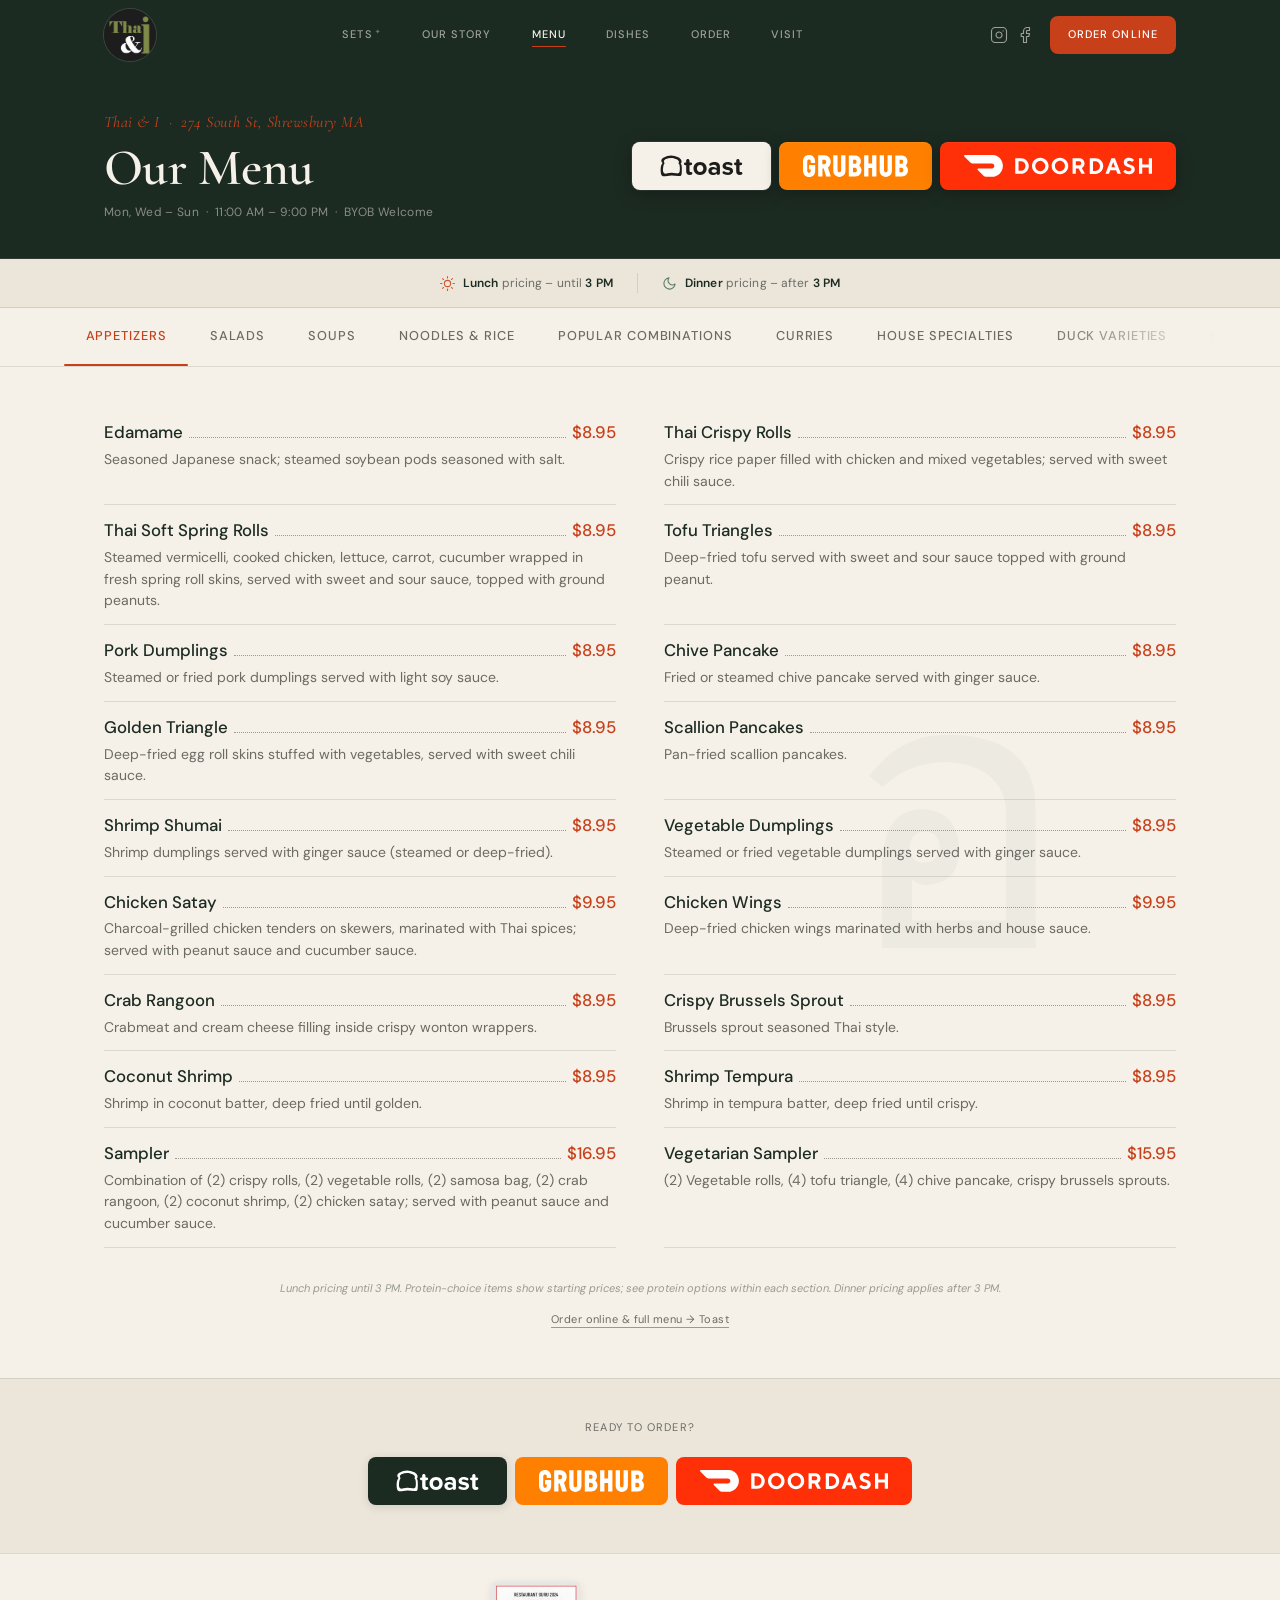
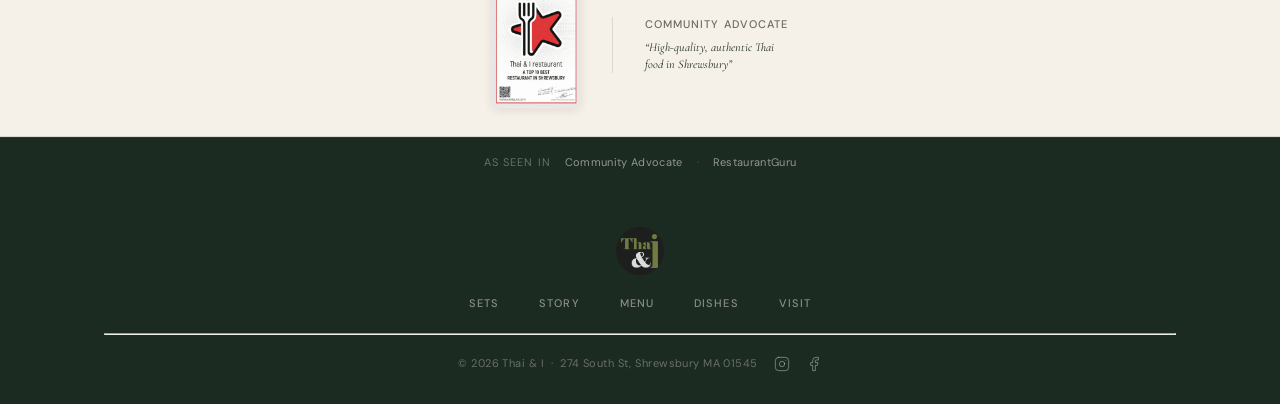
<file: menu.html>
<!DOCTYPE html>
<html lang="en">
<head>
  <meta charset="UTF-8">
  <meta name="viewport" content="width=device-width, initial-scale=1.0">
  <meta http-equiv="X-UA-Compatible" content="IE=edge">

  <!-- SEO -->
  <title>Menu | Thai & I Restaurant — Shrewsbury, MA</title>
  <meta name="description" content="Browse the full Thai & I menu — appetizers, soups, noodles, curries, duck varieties, house specialties, and desserts. Order online for pickup or delivery.">
  <link rel="canonical" href="https://www.thaiandishrewsbury.com/menu">

  <!-- Open Graph -->
  <meta property="og:type"        content="website">
  <meta property="og:title"       content="Menu | Thai & I">
  <meta property="og:description" content="Authentic Thai food made fresh every day — browse our full menu.">
  <meta property="og:image"       content="assets/images/NEW/food-spread-overhead.jpg">
  <meta property="og:url"         content="https://www.thaiandishrewsbury.com/menu">
  <meta property="og:locale"      content="en_US">

  <!-- Theme color -->
  <meta name="theme-color" content="#1C2B22">

  <!-- Google Fonts -->
  <link rel="preconnect" href="https://fonts.googleapis.com">
  <link rel="preconnect" href="https://fonts.gstatic.com" crossorigin>
  <link rel="preload" as="style" href="https://fonts.googleapis.com/css2?family=Cormorant+Garamond:ital,wght@0,400;0,500;0,600;1,400;1,500;1,600&family=DM+Sans:wght@300;400;500&display=swap">
  <link rel="stylesheet" href="https://fonts.googleapis.com/css2?family=Cormorant+Garamond:ital,wght@0,400;0,500;0,600;1,400;1,500;1,600&family=DM+Sans:wght@300;400;500&display=swap">

  <!-- Styles -->
  <link rel="stylesheet" href="src/styles/tokens.css">
  <link rel="stylesheet" href="src/styles/global.css">
  <link rel="stylesheet" href="src/styles/sections.css">
  <link rel="stylesheet" href="src/styles/menu.css">

  <link rel="icon" type="image/png" href="assets/images/thaiandilogo.png">
</head>

<body>
  <!-- Skip navigation -->
  <a class="skip-link" href="#main-content">Skip to main content</a>

  <!-- ══════════════════════════════════════════════════════════
       HEADER / NAVIGATION
  ══════════════════════════════════════════════════════════ -->
  <header class="site-header" role="banner">
    <div class="header-inner">

      <a class="header-logo" href="index.html" aria-label="Thai & I — home">
        <img src="assets/images/thaiandilogo.png"
             alt="Thai & I logo"
             width="52" height="52">
      </a>

      <nav class="header-nav" role="navigation" aria-label="Primary">
        <a href="index.html#sets" class="nav-link--new">Sets<span class="nav-new-mark" aria-hidden="true">✦</span></a>
        <a href="index.html#story">Our Story</a>
        <a href="menu.html" class="active" aria-current="page">Menu</a>
        <a href="index.html#featured">Dishes</a>
        <a href="index.html#order">Order</a>
        <a href="index.html#visit">Visit</a>
      </nav>

      <div class="header-actions">
        <div class="header-social" aria-label="Social links">
          <a href="https://www.instagram.com/thai_and_i/" target="_blank" rel="noopener" aria-label="Thai & I on Instagram">
            <svg xmlns="http://www.w3.org/2000/svg" viewBox="0 0 24 24" fill="none" stroke="currentColor" stroke-width="1.5" stroke-linecap="round" stroke-linejoin="round" aria-hidden="true"><rect x="2" y="2" width="20" height="20" rx="5" ry="5"/><path d="M16 11.37A4 4 0 1 1 12.63 8 4 4 0 0 1 16 11.37z"/><line x1="17.5" y1="6.5" x2="17.51" y2="6.5"/></svg>
          </a>
          <a href="https://www.facebook.com/thaiandishrewsbury" target="_blank" rel="noopener" aria-label="Thai & I on Facebook">
            <svg xmlns="http://www.w3.org/2000/svg" viewBox="0 0 24 24" fill="none" stroke="currentColor" stroke-width="1.5" stroke-linecap="round" stroke-linejoin="round" aria-hidden="true"><path d="M18 2h-3a5 5 0 0 0-5 5v3H7v4h3v8h4v-8h3l1-4h-4V7a1 1 0 0 1 1-1h3z"/></svg>
          </a>
        </div>
        <a href="https://order.toasttab.com/online/thai-i"
           target="_blank" rel="noopener"
           class="btn-order-online">Order Online</a>
      </div>

      <button type="button" class="hamburger" aria-label="Open navigation menu" aria-expanded="false" aria-controls="mobile-nav">
        <span></span>
        <span></span>
        <span></span>
      </button>

    </div>
  </header>

  <!-- Mobile navigation overlay -->
  <nav class="mobile-nav" id="mobile-nav" role="navigation" aria-label="Mobile">
    <a href="index.html#sets" class="nav-link--new">Sets<span class="nav-new-mark" aria-hidden="true">✦</span></a>
    <a href="index.html#story">Our Story</a>
    <a href="menu.html">Menu</a>
    <a href="index.html#featured">Dishes</a>
    <a href="index.html#order">Order</a>
    <a href="index.html#visit">Visit</a>
    <div class="mobile-nav-cta">
      <a href="https://order.toasttab.com/online/thai-i"
         target="_blank" rel="noopener"
         class="order-btn order-btn--toast order-btn--lg"
         aria-label="Order pickup via Toast">
        <img class="order-btn__wordmark"
             src="assets/images/order/toast-logo-white.svg"
             alt="Toast">
      </a>
    </div>
  </nav>

  <main id="main-content">

    <!-- ══════════════════════════════════════════════════════
         PAGE HEADER
    ══════════════════════════════════════════════════════ -->
    <section class="menu-page-hero" aria-label="Menu page header">
      <div class="container">
        <div class="menu-page-hero-inner">

          <div class="menu-page-hero-text">
            <span class="section-eyebrow">Thai &amp; I &nbsp;&middot;&nbsp; 274 South St, Shrewsbury MA</span>
            <h1 class="menu-page-title">Our Menu</h1>
            <p class="menu-page-hours">Mon, Wed &ndash; Sun &nbsp;&middot;&nbsp; 11:00 AM &ndash; 9:00 PM &nbsp;&middot;&nbsp; BYOB Welcome</p>
          </div>

          <div class="menu-page-order-row order-platforms" role="group" aria-label="Order online">
            <a href="https://order.toasttab.com/online/thai-i"
               target="_blank" rel="noopener"
               class="order-btn order-btn--toast order-btn--lg"
               aria-label="Order pickup via Toast">
              <img class="order-btn__wordmark"
                   src="assets/images/order/toast-logo-white.svg"
                   alt="Toast">
            </a>
            <a href="https://www.grubhub.com/restaurant/thai-and-i-restaurant-274-south-st-shrewsbury/2196678"
               target="_blank" rel="noopener"
               class="order-btn order-btn--grubhub order-btn--lg"
               aria-label="Order delivery via Grubhub">
              <img class="order-btn__wordmark"
                   src="assets/images/order/grubhub-wordmark-white.svg"
                   alt="Grubhub">
            </a>
            <a href="https://www.doordash.com/store/thai-and-i-shrewsbury-865539/"
               target="_blank" rel="noopener"
               class="order-btn order-btn--doordash order-btn--lg"
               aria-label="Order delivery via DoorDash">
              <img class="order-btn__wordmark"
                   src="assets/images/order/doordash-logo-white.svg"
                   alt="DoorDash">
            </a>
          </div>

        </div>
      </div>
    </section>

    <!-- ══════════════════════════════════════════════════════
         LUNCH / DINNER CLARITY BANNER
    ══════════════════════════════════════════════════════ -->
    <div class="menu-pricing-banner" role="note" aria-label="Pricing information">

      <span class="menu-pricing-item menu-pricing-item--lunch">
        <!-- Sun icon -->
        <svg xmlns="http://www.w3.org/2000/svg" viewBox="0 0 24 24" fill="none" stroke="currentColor" stroke-width="1.75" stroke-linecap="round" stroke-linejoin="round" aria-hidden="true">
          <circle cx="12" cy="12" r="5"/>
          <line x1="12" y1="1" x2="12" y2="3"/>
          <line x1="12" y1="21" x2="12" y2="23"/>
          <line x1="4.22" y1="4.22" x2="5.64" y2="5.64"/>
          <line x1="18.36" y1="18.36" x2="19.78" y2="19.78"/>
          <line x1="1" y1="12" x2="3" y2="12"/>
          <line x1="21" y1="12" x2="23" y2="12"/>
          <line x1="4.22" y1="19.78" x2="5.64" y2="18.36"/>
          <line x1="18.36" y1="5.64" x2="19.78" y2="4.22"/>
        </svg>
        <span><strong>Lunch</strong> pricing &ndash; until <strong>3&nbsp;PM</strong></span>
      </span>

      <span class="menu-pricing-banner-divider" aria-hidden="true"></span>

      <span class="menu-pricing-item menu-pricing-item--dinner">
        <!-- Moon icon -->
        <svg xmlns="http://www.w3.org/2000/svg" viewBox="0 0 24 24" fill="none" stroke="currentColor" stroke-width="1.75" stroke-linecap="round" stroke-linejoin="round" aria-hidden="true">
          <path d="M21 12.79A9 9 0 1 1 11.21 3 7 7 0 0 0 21 12.79z"/>
        </svg>
        <span><strong>Dinner</strong> pricing &ndash; after <strong>3&nbsp;PM</strong></span>
      </span>

    </div>

    <!-- ══════════════════════════════════════════════════════
         FULL MENU — TABS + PANELS
    ══════════════════════════════════════════════════════ -->
    <section class="menu-section" id="menu" aria-labelledby="menu-page-heading">
      <h2 class="visually-hidden" id="menu-page-heading">Full Menu</h2>

      <!-- Tab bar (sticky) -->
      <div class="menu-tabs-wrapper">
        <div class="menu-tabs" role="tablist" aria-label="Menu categories">
          <!-- Populated by menu-tabs.js -->
        </div>
      </div>

      <!-- Panels -->
      <div class="menu-panels" id="menu-panels">
        <!-- Populated by menu-tabs.js -->
      </div>

      <!-- Section footer -->
      <div class="menu-footer container">
        <p class="menu-pricing-note">
          Lunch pricing until 3 PM. Protein-choice items show starting prices. Dinner pricing applies after 3 PM.
        </p>
        <a href="https://order.toasttab.com/online/thai-i"
           target="_blank" rel="noopener"
           class="menu-pdf-link">
          Order online &amp; full menu &rarr; Toast
        </a>
      </div>

    </section>

    <!-- ══════════════════════════════════════════════════════
         FOOTER ORDER CTA
    ══════════════════════════════════════════════════════ -->
    <div class="menu-page-footer-cta">
      <span class="menu-page-footer-cta-label">Ready to order?</span>
      <div class="menu-page-footer-cta-row order-platforms" role="group" aria-label="Order online">
        <a href="https://order.toasttab.com/online/thai-i"
           target="_blank" rel="noopener"
           class="order-btn order-btn--toast order-btn--lg"
           aria-label="Order pickup via Toast">
          <img class="order-btn__wordmark"
               src="assets/images/order/toast-logo-white.svg"
               alt="Toast">
        </a>
        <a href="https://www.grubhub.com/restaurant/thai-and-i-restaurant-274-south-st-shrewsbury/2196678"
           target="_blank" rel="noopener"
           class="order-btn order-btn--grubhub order-btn--lg"
           aria-label="Order delivery via Grubhub">
          <img class="order-btn__wordmark"
               src="assets/images/order/grubhub-wordmark-white.svg"
               alt="Grubhub">
        </a>
        <a href="https://www.doordash.com/store/thai-and-i-shrewsbury-865539/"
           target="_blank" rel="noopener"
           class="order-btn order-btn--doordash order-btn--lg"
           aria-label="Order delivery via DoorDash">
          <img class="order-btn__wordmark"
               src="assets/images/order/doordash-logo-white.svg"
               alt="DoorDash">
        </a>
      </div>
    </div>

  </main>

  <!-- Awards row — final trust checkpoint before footer -->
  <div class="awards-row">
    <div class="awards-row-badge-wrap">
      <img class="awards-row-badge"
           src="assets/images/thai-i-restaraunt-guru.jpg"
           alt="RestaurantGuru 2024 — Top 10 Best Restaurant in Shrewsbury"
           loading="lazy">
    </div>
    <span class="awards-row-divider" aria-hidden="true"></span>
    <div class="awards-row-text">
      <span class="awards-row-text-pub">Community Advocate</span>
      <span class="awards-row-text-line">&ldquo;High-quality, authentic Thai food in Shrewsbury&rdquo;</span>
    </div>
  </div>

  <!-- Press strip -->
  <div class="press-strip" aria-label="Press">
    <span class="press-strip-label">As seen in</span>
    <a href="https://www.communityadvocate.com/business/the-thai-i-restaurant-high-quality-authentic-thai-food-in-shrewsbury/article_61610d8a-442c-55dc-9ad1-4f7c671c6413.html"
       target="_blank" rel="noopener"
       class="press-strip-link">Community Advocate</a>
    <span class="press-strip-dot" aria-hidden="true">&middot;</span>
    <span class="press-strip-link">RestaurantGuru</span>
  </div>

  <!-- ══════════════════════════════════════════════════════════
       FOOTER
  ══════════════════════════════════════════════════════════ -->
  <footer class="site-footer" role="contentinfo">
    <div class="container">
      <div class="footer-inner">

        <a class="footer-logo" href="index.html" aria-label="Thai & I — back to home">
          <img src="assets/images/thaiandilogo.png" alt="Thai & I logo" width="48" height="48">
        </a>

        <nav class="footer-nav" aria-label="Footer navigation">
          <a href="index.html#sets">Sets</a>
          <a href="index.html#story">Story</a>
          <a href="menu.html">Menu</a>
          <a href="index.html#featured">Dishes</a>
          <a href="index.html#visit">Visit</a>
        </nav>

        <hr class="footer-divider">

        <div class="footer-bottom">
          <p class="footer-copy">
            &copy; <span id="footer-year"></span> Thai &amp; I &nbsp;&middot;&nbsp; 274 South St, Shrewsbury MA 01545
          </p>
          <div class="footer-social" aria-label="Social links">
            <a href="https://www.instagram.com/thai_and_i/" target="_blank" rel="noopener" aria-label="Instagram">
              <svg xmlns="http://www.w3.org/2000/svg" viewBox="0 0 24 24" fill="none" stroke="currentColor" stroke-width="1.5" stroke-linecap="round" stroke-linejoin="round" aria-hidden="true"><rect x="2" y="2" width="20" height="20" rx="5" ry="5"/><path d="M16 11.37A4 4 0 1 1 12.63 8 4 4 0 0 1 16 11.37z"/><line x1="17.5" y1="6.5" x2="17.51" y2="6.5"/></svg>
            </a>
            <a href="https://www.facebook.com/thaiandishrewsbury" target="_blank" rel="noopener" aria-label="Facebook">
              <svg xmlns="http://www.w3.org/2000/svg" viewBox="0 0 24 24" fill="none" stroke="currentColor" stroke-width="1.5" stroke-linecap="round" stroke-linejoin="round" aria-hidden="true"><path d="M18 2h-3a5 5 0 0 0-5 5v3H7v4h3v8h4v-8h3l1-4h-4V7a1 1 0 0 1 1-1h3z"/></svg>
            </a>
          </div>
        </div>

      </div>
    </div>
  </footer>

  <!-- Back to top -->
  <button class="back-to-top" aria-label="Back to top">
    <svg xmlns="http://www.w3.org/2000/svg" viewBox="0 0 24 24" fill="none" stroke="currentColor" stroke-width="2" stroke-linecap="round" stroke-linejoin="round" aria-hidden="true">
      <polyline points="18 15 12 9 6 15"></polyline>
    </svg>
  </button>

  <!-- Scripts — no carousel needed on this page -->
  <script src="src/js/menu-tabs.js" defer></script>
  <script src="src/js/main.js" defer></script>

  <script>
    document.getElementById('footer-year').textContent = new Date().getFullYear();
  </script>
</body>
</html>
</file>
<file: src/styles/tokens.css>
/* ============================================================
   DESIGN TOKENS — Thai & I (shared design system)
   All colors, type, spacing, radii, motion
   ============================================================ */

@import url('https://fonts.googleapis.com/css2?family=Cormorant+Garamond:ital,wght@0,400;0,500;0,600;1,400;1,500;1,600&family=DM+Sans:wght@300;400;500&display=swap');

:root {
  /* ─── Color ─────────────────────────────────────────────── */
  --forest-charcoal: #1C2B22;
  --forest-charcoal-deep: #141f19;
  --warm-linen:  #F5F0E8;
  --warm-linen-dark: #ECE6DA;
  --thai-chili:  #C8401A;
  --thai-chili-hover: #a83414;
  --thai-gold:   #C8941A;
  --leaf-green:  #2E4A35;
  --smoke:       #6B6B64;
  --smoke-light: #9a9a92;
  --white:       #FFFFFF;
  --off-white:   #FAF8F4;
  --black:       #0d0d0d;

  /* Platform brand colors */
  --grubhub:   #FF8000;
  --doordash:  #FF3008;

  /* ─── Typography ─────────────────────────────────────────── */
  --font-display: 'Cormorant Garamond', Georgia, serif;
  --font-body:    'DM Sans', system-ui, sans-serif;

  /* Size scale */
  --text-xs:   0.6875rem;   /* 11px */
  --text-sm:   0.75rem;     /* 12px */
  --text-base: 0.8125rem;   /* 13px */
  --text-md:   1rem;        /* 16px */
  --text-lg:   1.125rem;    /* 18px */
  --text-xl:   1.375rem;    /* 22px */
  --text-2xl:  1.75rem;     /* 28px */
  --text-3xl:  2.25rem;     /* 36px */
  --text-4xl:  3rem;        /* 48px */
  --text-5xl:  4rem;        /* 64px */
  --text-6xl:  5rem;        /* 80px */

  /* Line heights */
  --leading-tight:  1.1;
  --leading-snug:   1.3;
  --leading-normal: 1.6;
  --leading-loose:  1.8;

  /* Letter spacing */
  --tracking-caps: 0.1em;
  --tracking-wide: 0.05em;

  /* ─── Spacing ────────────────────────────────────────────── */
  --section-py:     90px;
  --section-py-sm:  56px;
  --container-max:  1200px;
  --container-px:   clamp(1.5rem, 5vw, 4rem);
  --gap-xs:   4px;
  --gap-sm:   8px;
  --gap-md:   16px;
  --gap-lg:   24px;
  --gap-xl:   40px;
  --gap-2xl:  64px;

  /* ─── Radius ─────────────────────────────────────────────── */
  --radius-sm:   4px;
  --radius-md:   8px;
  --radius-lg:   16px;
  --radius-full: 9999px;

  /* ─── Borders ────────────────────────────────────────────── */
  --border-width: 0.5px;
  --border-color: rgba(0, 0, 0, 0.1);
  --border-light: rgba(255, 255, 255, 0.15);
  --border:       var(--border-width) solid var(--border-color);

  /* ─── Shadows ────────────────────────────────────────────── */
  --shadow-sm:  0 1px 4px rgba(0,0,0,0.06), 0 0 0 0.5px rgba(0,0,0,0.04);
  --shadow-md:  0 4px 16px rgba(0,0,0,0.08);
  --shadow-lg:  0 8px 32px rgba(0,0,0,0.14), 0 2px 8px rgba(0,0,0,0.08);
  --shadow-card:0 2px 12px rgba(0,0,0,0.07), 0 0 0 0.5px rgba(0,0,0,0.05);

  /* ─── Motion ─────────────────────────────────────────────── */
  --ease:           cubic-bezier(0.4, 0, 0.2, 1);
  --ease-out:       cubic-bezier(0, 0, 0.2, 1);
  --duration-fast:  160ms;
  --duration-base:  280ms;
  --duration-slow:  500ms;
  --duration-hero:  800ms;         /* hero crossfade */
  --duration-hero-auto: 5000ms;    /* autoplay interval */

  /* ─── Z-index ────────────────────────────────────────────── */
  --z-base:    1;
  --z-overlay: 10;
  --z-nav:     100;
  --z-top:     200;
}
</file>
<file: src/styles/global.css>
/* ============================================================
   GLOBAL STYLES — Thai & I
   Reset, base typography, utilities, scroll behavior
   ============================================================ */

/* ─── Reset ──────────────────────────────────────────────── */
*, *::before, *::after {
  box-sizing: border-box;
  margin: 0;
  padding: 0;
}

html {
  scroll-behavior: smooth;
  -webkit-text-size-adjust: 100%;
  font-size: 16px;
}

body {
  font-family: var(--font-body);
  font-size: var(--text-base);
  color: var(--black);
  background: var(--warm-linen);
  line-height: var(--leading-normal);
  -webkit-font-smoothing: antialiased;
  -moz-osx-font-smoothing: grayscale;
  overflow-x: hidden;
}

img, video {
  display: block;
  max-width: 100%;
}

a {
  color: inherit;
  text-decoration: none;
}

button, input, select, textarea {
  font: inherit;
}

ul, ol {
  list-style: none;
}

/* ─── Focus styles ───────────────────────────────────────── */
:focus-visible {
  outline: 2px solid var(--thai-chili);
  outline-offset: 3px;
  border-radius: var(--radius-sm);
}

/* ─── Skip link ──────────────────────────────────────────── */
.skip-link {
  position: absolute;
  top: -100%;
  left: 1rem;
  z-index: var(--z-top);
  background: var(--thai-chili);
  color: var(--white);
  padding: 0.5rem 1rem;
  border-radius: var(--radius-md);
  font-size: var(--text-sm);
  font-weight: 500;
  transition: top var(--duration-base) var(--ease);
}
.skip-link:focus {
  top: 1rem;
}

/* ─── Container ──────────────────────────────────────────── */
.container {
  width: 100%;
  max-width: var(--container-max);
  margin-inline: auto;
  padding-inline: var(--container-px);
}

/* ─── Section wrapper ────────────────────────────────────── */
.section-inner {
  padding-block: var(--section-py);
}
@media (max-width: 768px) {
  .section-inner {
    padding-block: var(--section-py-sm);
  }
}

/* ─── Section eyebrow + heading system ───────────────────── */
.section-eyebrow {
  display: block;
  font-family: var(--font-display);
  font-style: italic;
  font-size: var(--text-md);
  color: var(--thai-chili);
  letter-spacing: 0.03em;
  margin-bottom: 0.5rem;
  line-height: 1;
}

.section-title {
  font-family: var(--font-display);
  font-size: clamp(var(--text-3xl), 4vw, var(--text-5xl));
  font-weight: 600;
  color: inherit;
  line-height: var(--leading-tight);
  letter-spacing: -0.01em;
}

.section-title--dark {
  color: var(--white);
}

.section-sub {
  font-size: var(--text-base);
  color: var(--smoke);
  line-height: var(--leading-loose);
  max-width: 52ch;
}

.section-header {
  text-align: center;
  margin-bottom: 3.5rem;
}

.section-header .section-sub {
  margin-inline: auto;
  margin-top: 0.875rem;
}

/* ─── Backgrounds ────────────────────────────────────────── */
.bg-charcoal  { background: var(--forest-charcoal); color: var(--warm-linen); }
.bg-linen     { background: var(--warm-linen); }
.bg-linen-dark{ background: var(--warm-linen-dark); }
.bg-chili     { background: var(--thai-chili); color: var(--white); }

/* ─── Buttons ────────────────────────────────────────────── */
.btn {
  display: inline-flex;
  align-items: center;
  justify-content: center;
  gap: 0.5rem;
  padding: 0.75rem 1.5rem;
  font-family: var(--font-body);
  font-size: var(--text-sm);
  font-weight: 500;
  letter-spacing: var(--tracking-wide);
  border: none;
  border-radius: 0;
  cursor: pointer;
  transition: background var(--duration-base) var(--ease),
              color var(--duration-base) var(--ease),
              transform var(--duration-fast) var(--ease);
  white-space: nowrap;
  text-decoration: none;
  min-height: 44px;
}
.btn:active { transform: scale(0.98); }

.btn-primary {
  background: var(--thai-chili);
  color: var(--white);
}
.btn-primary:hover { background: var(--thai-chili-hover); }

.btn-ghost {
  background: transparent;
  color: var(--forest-charcoal);
  border: var(--border-width) solid var(--forest-charcoal);
}
.btn-ghost:hover {
  background: var(--forest-charcoal);
  color: var(--warm-linen);
}

.btn-ghost-light {
  background: transparent;
  color: var(--warm-linen);
  border: var(--border-width) solid rgba(245,240,232,0.4);
}
.btn-ghost-light:hover {
  background: rgba(245,240,232,0.1);
  border-color: var(--warm-linen);
}

/* ─── Platform CTA buttons ───────────────────────────────── */
.cta-group {
  display: flex;
  gap: var(--gap-md);
  flex-wrap: wrap;
  align-items: center;
}

/* ─── Order buttons — wordmark system ───────────────────── */
.order-platforms {
  display: flex;
  flex-wrap: wrap;
  gap: var(--gap-sm);
  align-items: center;
}

.order-btn {
  display: inline-flex;
  align-items: center;
  justify-content: center;
  padding: 0.8rem 1.5rem;
  border: none;
  border-radius: var(--radius-md);
  cursor: pointer;
  text-decoration: none;
  min-height: 48px;
  transition: opacity var(--duration-base) var(--ease),
              transform var(--duration-fast) var(--ease);
}
.order-btn:hover  { opacity: 0.88; transform: translateY(-2px); }
.order-btn:active { transform: scale(0.97); }

.order-btn__wordmark {
  display: block;
  height: 20px;
  width: auto;
  pointer-events: none;
}

/* Size modifiers */
.order-btn--hero .order-btn__wordmark { height: 18px; }
.order-btn--lg   .order-btn__wordmark { height: 22px; }

/* Platform colours */
.order-btn--toast    { background: var(--forest-charcoal); padding-inline: 1.75rem; }
.order-btn--grubhub  { background: var(--grubhub); }
.order-btn--doordash { background: var(--doordash); }

/* ─── Divider ────────────────────────────────────────────── */
.divider {
  height: 0.5px;
  background: var(--border-color);
  border: none;
}

/* ─── Reveal animation (IntersectionObserver) ────────────── */
.reveal {
  opacity: 0;
  transform: translateY(18px);
  transition: opacity 0.6s var(--ease-out),
              transform 0.6s var(--ease-out);
}
.reveal.is-visible {
  opacity: 1;
  transform: none;
}
.reveal-delay-1 { transition-delay: 0.08s; }
.reveal-delay-2 { transition-delay: 0.16s; }
.reveal-delay-3 { transition-delay: 0.24s; }
.reveal-delay-4 { transition-delay: 0.32s; }
.reveal-delay-5 { transition-delay: 0.40s; }
.reveal-delay-6 { transition-delay: 0.48s; }

@media (prefers-reduced-motion: reduce) {
  .reveal {
    opacity: 1;
    transform: none;
    transition: none;
  }
}

/* ─── Visually hidden (accessible, not display:none) ────── */
.visually-hidden {
  position: absolute;
  width: 1px;
  height: 1px;
  padding: 0;
  margin: -1px;
  overflow: hidden;
  clip: rect(0, 0, 0, 0);
  white-space: nowrap;
  border-width: 0;
}

/* ─── Back to top ────────────────────────────────────────── */
.back-to-top {
  position: fixed;
  bottom: 2rem;
  right: 2rem;
  z-index: var(--z-overlay);
  width: 44px;
  height: 44px;
  border-radius: var(--radius-full);
  background: var(--thai-chili);
  color: var(--white);
  border: none;
  cursor: pointer;
  display: flex;
  align-items: center;
  justify-content: center;
  opacity: 0;
  pointer-events: none;
  transition: opacity var(--duration-base) var(--ease),
              transform var(--duration-base) var(--ease);
  box-shadow: 0 2px 12px rgba(200, 64, 26, 0.4);
}
.back-to-top.is-visible {
  opacity: 1;
  pointer-events: auto;
}
.back-to-top:hover { transform: translateY(-2px); }
.back-to-top svg {
  width: 18px;
  height: 18px;
}
</file>
<file: src/styles/sections.css>
/* ============================================================
   SECTIONS — Thai & I
   Header, Hero, Story, Category Strip, Menu, Featured,
   Press, Testimonials, Order Band, Contact, Footer
   ============================================================ */

/* ============================================================
   HEADER / NAVIGATION
   ============================================================ */
.site-header {
  position: fixed;
  top: 0;
  left: 0;
  right: 0;
  z-index: var(--z-nav);
  height: 70px;
  display: flex;
  align-items: center;
  transition: background var(--duration-slow) var(--ease),
              box-shadow var(--duration-slow) var(--ease);
}
.site-header.is-scrolled {
  background: var(--forest-charcoal);
  box-shadow: 0 1px 0 rgba(255,255,255,0.06);
}

.header-inner {
  display: flex;
  align-items: center;
  justify-content: space-between;
  width: 100%;
  max-width: var(--container-max);
  margin-inline: auto;
  padding-inline: var(--container-px);
  gap: var(--gap-xl);
}

/* Logo */
.header-logo {
  flex-shrink: 0;
  display: flex;
  align-items: center;
  text-decoration: none;
}
.header-logo img {
  height: 52px;
  width: 52px;
  border-radius: var(--radius-full);
  object-fit: cover;
  box-shadow: 0 0 0 1px rgba(245,240,232,0.15);
}

/* Primary nav */
.header-nav {
  display: flex;
  align-items: center;
  gap: var(--gap-xl);
}
.header-nav a {
  font-size: var(--text-xs);
  font-weight: 500;
  letter-spacing: var(--tracking-caps);
  text-transform: uppercase;
  color: rgba(245,240,232,0.6);
  transition: color var(--duration-fast) var(--ease);
  position: relative;
}
.header-nav a::after {
  content: '';
  position: absolute;
  bottom: -3px;
  left: 0;
  right: 0;
  height: 1px;
  background: var(--thai-chili);
  transform: scaleX(0);
  transform-origin: left;
  transition: transform var(--duration-base) var(--ease);
}
.header-nav a:hover,
.header-nav a.active {
  color: var(--warm-linen);
}
.header-nav a:hover::after,
.header-nav a.active::after {
  transform: scaleX(1);
}

.nav-new-mark {
  font-size: 7px;
  vertical-align: super;
  margin-left: 2px;
  color: inherit;
  opacity: 0.6;
  font-family: var(--font-body);
  font-weight: 400;
  line-height: 0;
  text-transform: none; /* prevent uppercase cascade from nav */
}

/* Header actions */
.header-actions {
  display: flex;
  align-items: center;
  gap: var(--gap-md);
  flex-shrink: 0;
}
.header-social {
  display: flex;
  gap: var(--gap-sm);
}
.header-social a {
  color: rgba(245,240,232,0.6);
  transition: color var(--duration-fast) var(--ease);
  display: flex;
  align-items: center;
}
.header-social a:hover { color: var(--warm-linen); }
.header-social svg { width: 18px; height: 18px; }

.btn-order-online {
  display: inline-flex;
  align-items: center;
  padding: 0.5rem 1.125rem;
  background: var(--thai-chili);
  color: var(--white);
  font-size: var(--text-xs);
  font-weight: 500;
  letter-spacing: var(--tracking-caps);
  text-transform: uppercase;
  border-radius: var(--radius-md);
  transition: background var(--duration-base) var(--ease);
  white-space: nowrap;
  min-height: 38px;
}
.btn-order-online:hover { background: var(--thai-chili-hover); }

/* Mobile hamburger */
.hamburger {
  display: none;
  flex-direction: column;
  justify-content: center;
  align-items: center;
  gap: 5px;
  width: 40px;
  height: 40px;
  border: none;
  background: transparent;
  cursor: pointer;
  border-radius: var(--radius-sm);
  padding: 6px;
}
.hamburger span {
  display: block;
  width: 22px;
  height: 1.5px;
  background: var(--warm-linen);
  border-radius: 2px;
  transition: transform var(--duration-base) var(--ease),
              opacity var(--duration-fast) var(--ease);
}
.hamburger[aria-expanded="true"] span:nth-child(1) { transform: translateY(6.5px) rotate(45deg); }
.hamburger[aria-expanded="true"] span:nth-child(2) { opacity: 0; }
.hamburger[aria-expanded="true"] span:nth-child(3) { transform: translateY(-6.5px) rotate(-45deg); }

/* Mobile nav overlay */
.mobile-nav {
  display: flex;
  flex-direction: column;
  align-items: center;
  justify-content: center;
  gap: 2rem;
  padding: 2rem;
  position: fixed;
  inset: 0;
  z-index: calc(var(--z-nav) - 1);
  background: var(--forest-charcoal-deep);
  opacity: 0;
  visibility: hidden;
  pointer-events: none;
  transition: opacity var(--duration-slow) var(--ease),
              visibility 0s var(--duration-slow);
}
.mobile-nav.is-open {
  opacity: 1;
  visibility: visible;
  pointer-events: auto;
  transition: opacity var(--duration-slow) var(--ease),
              visibility 0s 0s;
}
.mobile-nav a {
  font-family: var(--font-display);
  font-size: var(--text-4xl);
  font-weight: 600;
  color: var(--warm-linen);
  letter-spacing: -0.01em;
  transition: color var(--duration-fast) var(--ease);
}
.mobile-nav a:hover { color: var(--thai-chili); }
.mobile-nav .mobile-nav-cta {
  margin-top: 1rem;
  display: flex;
  flex-direction: column;
  gap: 0.75rem;
  align-items: center;
  width: 100%;
  max-width: 280px;
}
.mobile-nav-cta .order-btn {
  width: 100%;
  justify-content: center;
}

@media (max-width: 900px) {
  .header-nav,
  .header-social { display: none; }
  .hamburger { display: flex; }
}
@media (max-width: 480px) {
  .site-header { height: 60px; }
  .header-logo img { height: 44px; width: 44px; }
}

/* ============================================================
   HERO CAROUSEL
   ============================================================ */
.hero {
  position: relative;
  height: 100vh;
  min-height: 600px;
  overflow: hidden;
  display: flex;
  align-items: center;
  justify-content: center;
}

/* Slides stack */
.hero-slides {
  position: absolute;
  inset: 0;
}
.hero-slide {
  position: absolute;
  inset: 0;
  opacity: 0;
  transition: opacity var(--duration-hero) var(--ease);
  will-change: opacity;
}
.hero-slide.is-active { opacity: 1; }

.hero-slide-img {
  width: 100%;
  height: 100%;
  object-fit: cover;
  object-position: center;
  /* Perceived sharpness lift — compensates for upscaling compression softness */
  filter: contrast(1.07) saturate(1.12) brightness(1.02);
}

/* Per-slide overlays */
.hero-slide-overlay {
  position: absolute;
  inset: 0;
  background: linear-gradient(
    to bottom,
    rgba(10,15,12,0.30) 0%,
    rgba(10,15,12,0.45) 40%,
    rgba(10,15,12,0.65) 100%
  );
}
.hero-slide--lighter .hero-slide-overlay {
  background: linear-gradient(
    to bottom,
    rgba(10,15,12,0.18) 0%,
    rgba(10,15,12,0.30) 40%,
    rgba(10,15,12,0.55) 100%
  );
}

/* Hero content */
.hero-content {
  position: relative;
  z-index: var(--z-base);
  text-align: center;
  color: var(--white);
  max-width: 820px;
  padding-inline: var(--container-px);
}

.hero-lang {
  display: block;
  font-family: var(--font-display);
  font-size: var(--text-xl);
  color: var(--thai-chili);
  letter-spacing: 0.06em;
  margin-bottom: 1rem;
}

.hero-headline {
  font-family: var(--font-display);
  font-size: clamp(var(--text-4xl), 7vw, var(--text-6xl));
  font-weight: 600;
  line-height: var(--leading-tight);
  letter-spacing: -0.02em;
  margin-bottom: 1rem;
  /* Warm atmospheric glow — headline feels backlit by the photography */
  text-shadow: 0 2px 40px rgba(210, 160, 60, 0.12),
               0 4px 80px rgba(210, 160, 60, 0.06);
}
/* Line 1 — narrative, lighter register: "Authentic Thai," */
.hero-line-1 {
  font-weight: 400;
}
/* Line 2 — declarative, full weight: "Fresh Every Day." */
.hero-line-2 {
  font-weight: 600;
}
/* Italic on "Thai" — shifts the word from modifier to proper identity */
.hero-headline em {
  font-style: italic;
  font-weight: 400; /* inherits line-1 weight */
}

.hero-sub {
  font-size: var(--text-md);
  color: rgba(255,255,255,0.78);
  font-weight: 300;
  letter-spacing: 0.03em;
  margin-bottom: 2.5rem;
}

.hero-ctas {
  display: flex;
  gap: var(--gap-md);
  justify-content: center;
  flex-wrap: wrap;
}

/* Browse-first CTA — text link sitting below the order buttons.
   Visually distinct: no background, no brand color, just an underlined
   invitation. Different register entirely from the platform buttons. */
.hero-menu-cta {
  display: inline-block;
  margin-top: 1.25rem;
  font-size: var(--text-sm);
  font-family: var(--font-body);
  font-weight: 400;
  letter-spacing: 0.04em;
  color: rgba(255, 255, 255, 0.70);
  text-decoration: none;
  border-bottom: 0.5px solid rgba(255, 255, 255, 0.28);
  padding-bottom: 2px;
  transition: color 0.22s ease, border-color 0.22s ease;
}
.hero-menu-cta::after {
  content: ' →';
  opacity: 0.7;
  transition: opacity 0.22s ease;
}
.hero-menu-cta:hover {
  color: rgba(255, 255, 255, 0.95);
  border-color: rgba(255, 255, 255, 0.55);
}
.hero-menu-cta:hover::after {
  opacity: 1;
}

/* Arrows */
.hero-arrow {
  position: absolute;
  top: 50%;
  transform: translateY(-50%);
  z-index: var(--z-overlay);
  background: transparent;
  border: 1px solid rgba(255,255,255,0.35);
  border-radius: var(--radius-full);
  width: 44px;
  height: 44px;
  display: flex;
  align-items: center;
  justify-content: center;
  cursor: pointer;
  color: var(--white);
  transition: background var(--duration-base) var(--ease),
              border-color var(--duration-base) var(--ease);
}
.hero-arrow:hover {
  background: rgba(255,255,255,0.12);
  border-color: rgba(255,255,255,0.7);
}
.hero-arrow svg { width: 20px; height: 20px; }
.hero-arrow--prev { left: 1.5rem; }
.hero-arrow--next { right: 1.5rem; }

/* Dot indicators */
.hero-dots {
  position: absolute;
  bottom: 2rem;
  left: 50%;
  transform: translateX(-50%);
  z-index: var(--z-overlay);
  display: flex;
  gap: 8px;
  align-items: center;
}
.hero-dot {
  width: 6px;
  height: 6px;
  border-radius: var(--radius-full);
  background: rgba(255,255,255,0.4);
  border: none;
  cursor: pointer;
  padding: 0;
  transition: width var(--duration-base) var(--ease),
              background var(--duration-base) var(--ease);
}
.hero-dot.is-active {
  width: 24px;
  background: var(--thai-chili);
}

@media (max-width: 480px) {
  .hero-ctas { flex-direction: column; align-items: center; }
  .hero-ctas .order-btn { width: 100%; max-width: 280px; justify-content: center; }
  .hero-arrow { display: none; }
}

/* ============================================================
   SETS SECTION
   ============================================================ */

.sets-section {
  /* Tone A — Spiced Walnut
     Ground: rich warm brown #7C5C38
     Accent: warm gold #F5C97A — badge, icons, pricing, step badges
     Typography: cream-white #FAF0DC for headings, rgba(250,240,220,x) for body
     Cards: deep walnut #5E421E — lifts visibly against the warm ground */
  background: #7C5C38;
  border-top:    0.5px solid rgba(255, 210, 140, 0.18);
  border-bottom: 0.5px solid rgba(0, 0, 0, 0.30);
  position: relative;
  overflow: hidden;
}

.sets-inner {
  position: relative;
  z-index: 1;
  padding-block: 2.5rem 2.75rem;
}

/* ── Chapter Marker ───────────────────────────────────────── */
.sets-chapter {
  display: flex;
  align-items: center;
  gap: 10px;
  margin-bottom: 1.25rem;
}
.sets-chapter-rule {
  flex: 1;
  height: 0.5px;
  background: rgba(255, 210, 140, 0.22);
}
.sets-chapter-label {
  font-size: 9px;
  letter-spacing: 0.20em;
  text-transform: uppercase;
  color: rgba(255, 210, 140, 0.45);
  font-family: var(--font-body);
  font-weight: 500;
}

/* ── Promotional Badge ────────────────────────────────────── */
.sets-badge {
  display: inline-flex;
  align-items: center;
  font-size: 10px;
  letter-spacing: 0.10em;
  text-transform: uppercase;
  font-family: var(--font-body);
  color: #F5C97A;
  border: 0.5px solid rgba(245, 201, 122, 0.45);
  padding: 3px 11px;
  border-radius: 20px;
  background: rgba(245, 201, 122, 0.10);
  margin-bottom: 0.85rem;
}

/* ── Editorial column ─────────────────────────────────────── */
.sets-editorial {
  max-width: 640px;
}

/* Suppress old plain-text eyebrow — replaced by .sets-badge */
.sets-eyebrow {
  display: none;
}

/* ── Heading — scales from 38px on small phones to 50px on desktop ── */
.sets-title {
  font-family: var(--font-display);
  font-size: clamp(38px, 11vw, 50px);
  font-weight: 500;
  line-height: 1.08;
  color: #FAF0DC;
  margin: 0 0 0.5rem;
  /* Warm luminous glow — heading feels backlit by the gold accent */
  text-shadow: 0 0 40px rgba(245, 201, 122, 0.22),
               0 2px 16px rgba(245, 201, 122, 0.12);
}
/* Gold italic Sets — closes the accent system: badge → steps → icons → price → heading */
.sets-title em {
  font-style: italic;
  font-weight: 500;
  color: #F5C97A;
  position: relative;
  display: inline-block; /* required for ::after absolute positioning */
}
/* Gold partial underline — fades rightward, alive not static */
.sets-title em::after {
  content: '';
  position: absolute;
  bottom: -3px;
  left: 0;
  width: 100%;
  height: 1.5px;
  background: linear-gradient(90deg, #F5C97A 0%, rgba(245, 201, 122, 0.15) 100%);
  border-radius: 1px;
}


/* ── Subtitle ─────────────────────────────────────────────── */
.sets-sub {
  font-size: 13.5px;
  color: rgba(250, 240, 220, 0.65);
  font-family: var(--font-body);
  margin: 0 0 1.25rem;
  line-height: 1.65;
  max-width: 360px;
}

/* ── Step Flow Strip — numbered gold badge system ─────────── */
.sets-strip {
  display: flex;
  align-items: center;
  gap: 0;
  margin-bottom: 2rem;
  list-style: none;
  padding: 0;
}
.step-item {
  display: flex;
  align-items: center;
  gap: 9px;
}
.step-badge {
  width: 26px;
  height: 26px;
  border-radius: 50%;
  display: flex;
  align-items: center;
  justify-content: center;
  font-size: 10px;
  font-family: var(--font-body);
  font-weight: 500;
  letter-spacing: 0.03em;
  flex-shrink: 0;
  color: #F5C97A;
  border: 1px solid rgba(245, 201, 122, 0.55);
  background: rgba(245, 201, 122, 0.10);
}
.step-text {
  font-size: 11.5px;
  font-family: var(--font-body);
  color: rgba(250, 240, 220, 0.70);
}
.step-dot {
  width: 3px;
  height: 3px;
  border-radius: 50%;
  margin: 0 14px;
  flex-shrink: 0;
  background: rgba(245, 201, 122, 0.35);
}

/* Suppress old flat step strip system */
.sets-strip-label  { display: none; }
.sets-strip-arrow  { display: none; }
.sets-steps { display: none; }
.sets-step  { display: none; }
.sets-step::before,
.sets-step:not(:last-child)::after { display: none; }

/* ══ 10-Mark 3-2-2-3 Atmospheric Composition ═════════════════
   Gold-tinted marks — calibrated for dark warm ground.
   Higher opacity than light-ground version for subliminal presence.
   position:absolute, pointer-events:none, z-index:0
   ─────────────────────────────────────────────────────────── */
.dm {
  position: absolute;
  pointer-events: none;
  z-index: 0;
}

/* TOP CLUSTER (3) — entry framing */
.dm-tl {
  top: 16px;
  left: 15px;
  width: 22px;
  height: 1.5px;
  background: rgba(255, 200, 100, 0.22);
  transform: rotate(-38deg);
}
.dm-tr {
  top: 22px;
  right: 18px;
  width: 9px;
  height: 9px;
  border: 1px solid rgba(255, 200, 100, 0.22);
  background: transparent;
  transform: rotate(45deg);
}
.dm-ti {
  top: 20px;
  left: 43%;
  width: 7px;
  height: 7px;
  border: 0.75px solid rgba(255, 200, 100, 0.14);
  background: transparent;
  transform: rotate(45deg);
}

/* SIDE FRAME (2) — lateral enclosure */
.dm-ml {
  top: 41%;
  left: 7px;
  width: 1.5px;
  height: 14px;
  background: rgba(255, 200, 100, 0.22);
}
.dm-mr {
  top: 37%;
  right: 7px;
  width: 1.5px;
  height: 11px;
  background: rgba(255, 200, 100, 0.22);
}

/* CONTENT ZONE (2) — directional micro-anchors */
.dm-pg {
  top: 57%;
  right: 5px;
  width: 6px;
  height: 6px;
  border: 0.75px solid rgba(255, 200, 100, 0.14);
  background: transparent;
  border-radius: 50%;
}
.dm-ca {
  top: 88%;
  right: 7px;
  width: 16px;
  height: 1px;
  background: rgba(255, 200, 100, 0.14);
  transform: rotate(-22deg);
}

/* BOTTOM CLUSTER (3) — exit framing */
.dm-bl {
  bottom: 22px;
  left: 17px;
  width: 6px;
  height: 6px;
  border-radius: 50%;
  background: rgba(255, 200, 100, 0.22);
}
.dm-br {
  bottom: 17px;
  right: 15px;
  width: 20px;
  height: 1.5px;
  background: rgba(255, 200, 100, 0.22);
  transform: rotate(38deg);
}
.dm-bi {
  bottom: 25px;
  left: 53%;
  width: 14px;
  height: 1px;
  background: rgba(255, 200, 100, 0.14);
}

/* ── Card Grid ────────────────────────────────────────────── */
.sets-category-grid {
  display: grid;
  grid-template-columns: repeat(3, minmax(0, 1fr));
  gap: 10px;
  margin-bottom: 1.5rem;
}

/* ── Card Container — deep walnut surface ─────────────────── */
.sets-category-card {
  display: flex;
  flex-direction: column;
  background: #5E421E;
  border: 0.5px solid rgba(255, 210, 140, 0.14);
  border-radius: 13px;
  overflow: hidden;
  text-decoration: none;
  transition: border-color 0.15s ease, transform 0.15s ease;
}
.sets-category-card:hover {
  border-color: rgba(245, 201, 122, 0.38);
  transform: translateY(-1px);
}

/* ── Card Image Block — Option A: constrained top photo ───── */
.sets-card-img-wrap {
  width: 100%;
  height: 140px;
  overflow: hidden;
  flex-shrink: 0;
}
.sets-category-img {
  width: 100%;
  height: 100%;
  object-fit: cover;
  object-position: center;
  display: block;
  transition: transform 0.5s ease;
}
.sets-category-card:hover .sets-category-img {
  transform: scale(1.03);
}

/* Suppress old full-bleed gradient overlay */
.sets-category-overlay { display: none; }

/* ── Card Body ────────────────────────────────────────────── */
.sets-card-body {
  padding: 1rem 1rem 0.9rem;
  display: flex;
  flex-direction: column;
  flex: 1;
}

/* Layer 1 + 2: Thai script label + category icon */
.sets-card-top {
  display: flex;
  align-items: flex-start;
  justify-content: space-between;
  margin-bottom: 0.55rem;
}
.sets-category-thai {
  font-size: 12px;
  color: rgba(245, 201, 122, 0.65);
  font-family: var(--font-display);
  font-style: italic;
  line-height: 1;
}
/* Gold icon — unified accent touchpoint */
.sets-card-icon {
  font-size: 15px;
  color: #F5C97A;
}

/* Layer 3: Category name */
.sets-category-name {
  font-size: 13px;
  font-weight: 500;
  color: #FAF0DC;
  font-family: var(--font-body);
  margin: 0 0 2px;
}

/* Layer 4: Set name */
.sets-category-setname {
  font-size: 11.5px;
  color: rgba(250, 240, 220, 0.52);
  font-family: var(--font-body);
  margin: 0 0 0.7rem;
}

/* Layer 5: Variety count pill */
.sets-category-pill {
  display: inline-block;
  font-size: 10px;
  color: rgba(245, 201, 122, 0.60);
  background: rgba(245, 201, 122, 0.08);
  border: 0.5px solid rgba(245, 201, 122, 0.18);
  border-radius: 4px;
  padding: 2px 7px;
  font-family: var(--font-body);
  margin-bottom: 0.8rem;
  align-self: flex-start;
}

/* Layer 6 + 7: Hairline rule + price & arrow row */
.sets-card-prow {
  border-top: 0.5px solid rgba(255, 210, 140, 0.14);
  padding-top: 0.6rem;
  display: flex;
  align-items: center;
  justify-content: space-between;
  margin-top: auto;
}
/* Gold price — unified accent touchpoint */
.sets-category-price {
  font-size: 12.5px;
  font-weight: 500;
  color: #F5C97A;
  font-family: var(--font-body);
}
.sets-card-arrow {
  font-size: 11px;
  color: rgba(245, 201, 122, 0.45);
}

/* Suppress old verbose count text (replaced by pill) */
.sets-category-count { display: none; }

/* ── Protein Upcharge Note ─────────────────────────────────── */
.sets-upcharge {
  font-size: 11.5px;
  color: rgba(250, 240, 220, 0.38);
  font-family: var(--font-body);
  margin-bottom: 1.5rem;
  line-height: 1.5;
  letter-spacing: 0.02em;
}

/* ── Dual CTA Architecture ────────────────────────────────── */
/* Suppress old single-CTA wrapper */
.sets-cta { display: none; }

.sets-cta-row {
  display: flex;
  align-items: center;
  gap: 1.25rem;
}

/* Primary — gold-tinted outlined button with inset highlight */
.sets-cta-primary {
  font-size: 13px;
  font-weight: 500;
  color: #FAF0DC;
  border: 0.5px solid rgba(245, 201, 122, 0.45);
  border-radius: var(--radius-md);
  padding: 8px 18px;
  text-decoration: none;
  font-family: var(--font-body);
  background: rgba(245, 201, 122, 0.10);
  display: inline-block;
  /* Inset highlight — warm shimmer at top edge */
  box-shadow: inset 0 1px 0 rgba(245, 201, 122, 0.22),
              0 1px 3px rgba(0, 0, 0, 0.25);
  transition: background 0.15s ease, box-shadow 0.15s ease;
}
.sets-cta-primary:hover {
  background: rgba(245, 201, 122, 0.18);
  box-shadow: inset 0 1px 0 rgba(245, 201, 122, 0.32),
              0 2px 6px rgba(0, 0, 0, 0.30);
}

/* Secondary — warm gold text link */
.sets-cta-secondary {
  font-size: 13px;
  color: rgba(245, 201, 122, 0.60);
  text-decoration: none;
  font-family: var(--font-body);
  transition: color 0.15s ease;
}
.sets-cta-secondary:hover {
  color: rgba(245, 201, 122, 0.90);
}

@media (max-width: 768px) {
  /* Card grid: single-column stack */
  .sets-category-grid {
    grid-template-columns: 1fr;
    gap: 12px;
  }
  /* Step strip: wrap on narrow, tighten dot margin */
  .sets-strip {
    flex-wrap: wrap;
    gap: 8px 0;
  }
  .step-dot {
    margin: 0 8px;
  }
  /* Mark system: suppress on mobile — they're desktop framing devices */
  .dm { display: none; }
  /* CTA row: stack vertically */
  .sets-cta-row {
    flex-direction: column;
    align-items: flex-start;
    gap: 0.75rem;
  }

  /* ── Sets mobile readability ─────────────────────────────
     All type in the Sets section was sized for desktop density.
     These overrides bring every layer up to comfortable mobile
     reading thresholds, maintaining the name > desc proportion. */
  .sets-badge {
    font-size: 11px;
    padding: 4px 13px;
  }
  .sets-sub {
    font-size: 15px;
    max-width: 100%;
  }
  .step-text {
    font-size: 13px;
  }
  .step-badge {
    font-size: 11px;
    width: 24px;
    height: 24px;
  }
  .sets-category-name {
    font-size: 15px;
  }
  .sets-category-setname {
    font-size: 13px;
  }
  .sets-category-pill {
    font-size: 11px;
  }
  .sets-category-price {
    font-size: 14px;
  }
  .sets-upcharge {
    font-size: 12.5px;
  }
  .sets-cta-primary,
  .sets-cta-secondary {
    font-size: 15px;
  }
}

/* ============================================================
   STORY SECTION
   ============================================================ */
.story-section {
  background: var(--warm-linen);
  overflow: hidden;
}

.story-inner {
  display: grid;
  grid-template-columns: 45% 55%;
  gap: var(--gap-2xl);
  align-items: center;
  padding-block: var(--section-py);
}

/* Left */
.story-text .section-eyebrow { margin-bottom: 0.75rem; }
.story-title {
  font-family: var(--font-display);
  font-size: clamp(var(--text-3xl), 3.5vw, var(--text-5xl));
  font-weight: 600;
  line-height: var(--leading-tight);
  color: var(--forest-charcoal);
  margin-bottom: 1.5rem;
}
.story-body {
  font-size: var(--text-base);
  line-height: var(--leading-loose);
  color: var(--smoke);
  margin-bottom: 2rem;
  max-width: 48ch;
}

.story-meta {
  display: flex;
  flex-direction: column;
  gap: 0.875rem;
  margin-bottom: 2.25rem;
}
.story-meta-item {
  display: flex;
  align-items: flex-start;
  gap: 0.875rem;
  font-size: var(--text-sm);
  color: var(--forest-charcoal);
  line-height: var(--leading-snug);
}
.story-meta-icon {
  width: 18px;
  height: 18px;
  color: var(--thai-chili);
  flex-shrink: 0;
  margin-top: 1px;
}
.story-meta-icon svg { width: 18px; height: 18px; }
.story-meta-item strong { display: block; }

/* Right — 3-image composition */
.story-images {
  position: relative;
  display: flex;
  justify-content: center;
  align-items: center;
  padding: 2.5rem 0;
  min-height: 480px;
}

.story-img-rect {
  width: 65%;
  aspect-ratio: 4 / 5;
  object-fit: cover;
  border-radius: var(--radius-lg);
  box-shadow: var(--shadow-md);
  position: relative;
  z-index: 2;
}

.story-img-oval {
  position: absolute;
  top: 1rem;
  left: 2%;
  width: 32%;
  aspect-ratio: 1 / 1;
  object-fit: cover;
  border-radius: var(--radius-full);
  box-shadow: var(--shadow-md);
  z-index: 3;
  border: 4px solid var(--warm-linen);
}

.story-img-food {
  position: absolute;
  bottom: -2rem;
  right: -5%;
  width: 42%;
  aspect-ratio: 1 / 1;
  object-fit: cover;
  border-radius: var(--radius-lg);
  box-shadow: var(--shadow-lg);
  z-index: 4;
  border: 6px solid var(--warm-linen);
}

@media (max-width: 900px) {
  .story-inner {
    grid-template-columns: 1fr;
    gap: var(--gap-xl);
  }
  .story-images { 
    display: grid;
    grid-template-columns: 1fr 1fr;
    gap: 1.5rem;
    padding: 1rem 0; 
    min-height: auto;
  }
  .story-img-rect { 
    position: static;
    grid-column: 1 / -1; 
    width: 100%;
    aspect-ratio: 4 / 5;
    max-height: 500px;
    object-position: top center;
  }
  .story-img-oval, .story-img-food { 
    position: static;
    width: 100%;
    aspect-ratio: 1 / 1;
    border-width: 4px;
    margin: 0;
  }
}
@media (max-width: 480px) {
  .story-images { 
    gap: 1rem; 
  }
  .story-img-rect {
    max-height: 380px;
  }
  .story-img-oval, .story-img-food {
    border-width: 3px;
  }
}

/* ============================================================
   CATEGORY OVAL STRIP
   ============================================================ */
.category-strip {
  background: var(--thai-chili);
  position: relative;
  overflow: hidden;
}

/* Seigaiha wave pattern */
.category-strip::before {
  content: '';
  position: absolute;
  inset: 0;
  background-image: url("data:image/svg+xml,%3Csvg xmlns='http://www.w3.org/2000/svg' width='60' height='40'%3E%3Cellipse cx='30' cy='40' rx='30' ry='20' fill='none' stroke='rgba(255,255,255,0.07)' stroke-width='1'/%3E%3Cellipse cx='0' cy='40' rx='30' ry='20' fill='none' stroke='rgba(255,255,255,0.07)' stroke-width='1'/%3E%3Cellipse cx='60' cy='40' rx='30' ry='20' fill='none' stroke='rgba(255,255,255,0.07)' stroke-width='1'/%3E%3Cellipse cx='30' cy='20' rx='30' ry='20' fill='none' stroke='rgba(255,255,255,0.05)' stroke-width='1'/%3E%3C/svg%3E");
  background-size: 60px 40px;
  opacity: 1;
  pointer-events: none;
}

.category-strip-inner {
  position: relative;
  z-index: var(--z-base);
  padding-block: 64px;
}

.category-strip-grid {
  display: grid;
  grid-template-columns: repeat(4, 1fr);
  gap: var(--gap-xl);
}

.category-card {
  display: flex;
  flex-direction: column;
  align-items: center;
  gap: 1.25rem;
  cursor: pointer;
  text-decoration: none;
  transition: transform var(--duration-base) var(--ease);
}
.category-card:hover { transform: translateY(-4px); }

.category-card-oval {
  width: 100%;
  max-width: 200px;
  aspect-ratio: 3 / 4;
  border-radius: var(--radius-full);
  overflow: hidden;
  position: relative;
  box-shadow: 0 8px 28px rgba(0,0,0,0.3);
}
.category-card-oval img {
  width: 100%;
  height: 100%;
  object-fit: cover;
  object-position: center;
  transition: transform 0.6s var(--ease);
}
.category-card:hover .category-card-oval img { transform: scale(1.05); }

.category-card-text {
  text-align: center;
}
.category-card-name {
  font-family: var(--font-display);
  font-size: var(--text-2xl);
  font-weight: 600;
  color: var(--white);
  line-height: var(--leading-snug);
  display: block;
}
.category-card-thai {
  font-family: var(--font-display);
  font-style: italic;
  font-size: var(--text-sm);
  color: var(--thai-gold);
  letter-spacing: 0.04em;
  display: block;
  margin-bottom: 0.25rem;
}
.category-card-sub {
  font-size: var(--text-xs);
  color: rgba(255,255,255,0.65);
  letter-spacing: 0.04em;
  display: block;
}

@media (max-width: 900px) {
  .category-strip-grid {
    grid-template-columns: repeat(2, 1fr);
    gap: var(--gap-lg);
  }
}
@media (max-width: 480px) {
  .category-card-oval { max-width: 140px; }
}

/* ============================================================
   MENU SECTION
   ============================================================ */
.menu-section {
  background: var(--warm-linen);
}

/* Food spread banner */
.menu-spread {
  width: 100%;
  height: clamp(180px, 24vw, 320px);
  overflow: hidden;
  position: relative;
}
.menu-spread img {
  width: 100%;
  height: 100%;
  object-fit: cover;
  object-position: center 60%;
}
.menu-spread::after {
  content: '';
  position: absolute;
  inset: 0;
  background: linear-gradient(to bottom, transparent 40%, var(--warm-linen) 100%);
}


/* Menu intro */
.menu-intro-wrap {
  text-align: center;
  max-width: 680px;
  margin-inline: auto;
  margin-bottom: 3rem;
  margin-top: 2.5rem;
  padding-inline: var(--container-px);
}
.menu-intro-text {
  font-size: var(--text-base);
  color: var(--smoke);
  line-height: var(--leading-loose);
  margin-top: 1rem;
}

/* Tab strip */
.menu-tabs-wrapper {
  position: sticky;
  top: 70px;
  z-index: 40;
  background: var(--warm-linen);
  border-bottom: 0.5px solid var(--border-color);
  padding-inline: var(--container-px);
}
.menu-tabs {
  display: flex;
  gap: 0;
  overflow-x: auto;
  scrollbar-width: none;
  -webkit-overflow-scrolling: touch;
  max-width: var(--container-max);
  margin-inline: auto;
  /* Right fade edge */
  mask-image: linear-gradient(to right, black 85%, transparent 100%);
  -webkit-mask-image: linear-gradient(to right, black 85%, transparent 100%);
}
.menu-tabs::-webkit-scrollbar { display: none; }

.menu-tab {
  display: flex;
  align-items: center;
  padding: 1rem 1.25rem;
  font-size: var(--text-xs);
  font-weight: 500;
  letter-spacing: var(--tracking-caps);
  text-transform: uppercase;
  color: var(--smoke);
  white-space: nowrap;
  border: none;
  background: transparent;
  cursor: pointer;
  border-bottom: 2px solid transparent;
  transition: color var(--duration-fast) var(--ease),
              border-color var(--duration-fast) var(--ease);
}
.menu-tab:hover { color: var(--forest-charcoal); }
.menu-tab.is-active {
  color: var(--thai-chili);
  border-bottom-color: var(--thai-chili);
}

/* Tab panels */
.menu-panels {
  padding: 2.5rem 0 0;
  max-width: var(--container-max);
  margin-inline: auto;
  padding-inline: var(--container-px);
}
.menu-panel { display: none; position: relative; }
.menu-panel.is-active { display: block; }

/* Dual period (lunch/dinner) */
.menu-period-label {
  font-family: var(--font-display);
  font-style: italic;
  font-size: var(--text-xl);
  color: var(--thai-chili);
  margin-bottom: 1rem;
  display: block;
  padding-bottom: 0.5rem;
  border-bottom: 0.5px solid var(--border-color);
}

.menu-period-group {
  margin-bottom: 2.5rem;
}
.menu-period-note {
  font-size: var(--text-xs);
  color: var(--smoke-light);
  letter-spacing: 0.03em;
  margin-top: 0.75rem;
  display: block;
}

/* Two-column item grid */
.menu-items-grid {
  display: grid;
  grid-template-columns: 1fr 1fr;
  gap: 0 3rem;
  position: relative;
}

/* Watermark Thai character */
.menu-panel::before {
  content: 'อ';
  position: absolute;
  font-family: var(--font-display);
  font-size: 380px;
  color: rgba(28,43,34,0.03);
  right: 10%;
  top: 50%;
  transform: translateY(-50%);
  pointer-events: none;
  user-select: none;
  line-height: 1;
}

/* Menu item row */
.menu-item {
  padding: 0.75rem 0;
  border-bottom: 0.5px solid var(--border-color);
}
.menu-item-row {
  display: flex;
  align-items: baseline;
  gap: 6px;
}
.menu-item-name {
  font-size: var(--text-base);
  font-weight: 500;
  color: var(--forest-charcoal);
  flex-shrink: 0;
}
.menu-item-dots {
  flex: 1;
  border-bottom: 1px dotted var(--smoke-light);
  margin-bottom: 4px;
  min-width: 12px;
}
.menu-item-price {
  font-size: var(--text-base);
  font-weight: 500;
  color: var(--thai-chili);
  white-space: nowrap;
  flex-shrink: 0;
}
.menu-item-desc {
  font-size: var(--text-xs);
  color: var(--smoke);
  line-height: var(--leading-snug);
  margin-top: 3px;
}

/* Section intro line (e.g. "Served with white rice.") */
.menu-panel-intro {
  font-size: var(--text-xs);
  color: var(--smoke-light);
  letter-spacing: 0.04em;
  margin-bottom: 1.25rem;
  font-style: italic;
}

/* Protein note */
.menu-protein-note {
  font-size: var(--text-xs);
  color: var(--smoke);
  text-align: center;
  margin-bottom: 1.5rem;
  letter-spacing: 0.03em;
}

/* Protein tier chart (per Lunch/Dinner block) */
.menu-protein-tiers {
  margin-bottom: 1.25rem;
  padding: 1rem 1.25rem;
  background: rgba(28, 43, 34, 0.03);
  border-left: 3px solid var(--thai-gold);
  border-radius: 0 var(--radius-sm) var(--radius-sm) 0;
}
.menu-protein-tiers-label {
  display: block;
  font-size: var(--text-xs);
  font-weight: 500;
  letter-spacing: 0.08em;
  text-transform: uppercase;
  color: var(--smoke);
  margin-bottom: 0.75rem;
}
.menu-protein-tier-row {
  display: flex;
  align-items: baseline;
  gap: 6px;
  padding: 0.25rem 0;
}
.menu-protein-tier-label {
  font-size: var(--text-xs);
  color: var(--smoke);
  flex-shrink: 1;
  line-height: var(--leading-snug);
}
.menu-protein-tier-dots {
  flex: 1;
  border-bottom: 1px dotted var(--smoke-light);
  margin-bottom: 3px;
  min-width: 8px;
}
.menu-protein-tier-price {
  font-size: var(--text-xs);
  font-weight: 500;
  color: var(--thai-chili);
  white-space: nowrap;
  flex-shrink: 0;
}

@media (max-width: 900px) {
  .menu-protein-tiers {
    padding: 0.875rem 1rem;
  }
  .menu-protein-tier-label {
    font-size: 0.7rem;
  }
}

/* Dessert accent image */
.menu-dessert-accent {
  width: 100%;
  max-width: 480px;
  border-radius: var(--radius-lg);
  overflow: hidden;
  margin: 0 auto 2rem;
  aspect-ratio: 16 / 7;
  box-shadow: var(--shadow-sm);
}
.menu-dessert-accent img {
  width: 100%;
  height: 100%;
  object-fit: cover;
  object-position: center 30%;
}

/* Menu footer */
.menu-footer {
  text-align: center;
  padding: 2rem 0 3rem;
}
.menu-pdf-link {
  font-size: var(--text-xs);
  color: var(--smoke);
  letter-spacing: 0.04em;
  border-bottom: 0.5px solid var(--smoke-light);
  padding-bottom: 1px;
  transition: color var(--duration-fast) var(--ease);
}
.menu-pdf-link:hover { color: var(--forest-charcoal); }

.menu-pricing-note {
  font-size: var(--text-xs);
  color: var(--smoke-light);
  margin-bottom: 0.75rem;
  font-style: italic;
}

@media (max-width: 768px) {
  .menu-items-grid { grid-template-columns: 1fr; }
  .menu-panel::before { font-size: 200px; }
}
@media (max-width: 480px) {
  .menu-tabs-wrapper { top: 60px; }
  .menu-tab { padding: 0.875rem 0.875rem; font-size: 10px; }
}

/* ============================================================
   FEATURED DISHES
   ============================================================ */
.featured-section {
  background: var(--warm-linen-dark);
}

/* Premium Header Enhancements */
#featured-heading {
  position: relative;
  display: inline-block;
}

#featured-heading em {
  font-style: italic;
  color: #B26A20; /* Darker, atmospheric copper/gold */
  text-shadow: 0 0 16px rgba(178, 106, 32, 0.25), 
               0 2px 4px rgba(0,0,0,0.05);
  position: relative;
}

#featured-heading em::after {
  content: "";
  position: absolute;
  bottom: 4px;
  left: 0;
  width: 100%;
  height: 2px;
  background: linear-gradient(90deg, transparent, rgba(178, 106, 32, 0.7), transparent);
  opacity: 0.35;
}

.featured-section .section-sub {
  letter-spacing: 0.015em;
  color: var(--forest-charcoal);
  opacity: 0.85;
}

/* Best Seller Badge */
.dish-badge--bestseller {
  display: inline-block;
  font-size: 0.55rem;
  font-weight: 600;
  text-transform: uppercase;
  letter-spacing: 0.08em;
  color: #a35502;
  background: rgba(163, 85, 2, 0.06);
  border: 1px solid rgba(163, 85, 2, 0.15);
  padding: 0.15rem 0.5rem;
  border-radius: 9999px;
  margin-bottom: 0.75rem;
  position: relative;
  overflow: hidden;
  box-shadow: 0 0 12px rgba(245, 201, 122, 0.3); /* Subtle, premium gold glow */
}

.featured-grid {
  display: grid;
  grid-template-columns: repeat(3, 1fr);
  gap: var(--gap-lg);
}

.dish-card {
  background: var(--warm-linen);
  border-radius: var(--radius-lg);
  overflow: hidden;
  box-shadow: var(--shadow-card);
  transition: transform var(--duration-base) var(--ease),
              box-shadow var(--duration-base) var(--ease);
}
.dish-card:hover {
  transform: translateY(-4px);
  box-shadow: var(--shadow-md);
}

.dish-card-img {
  aspect-ratio: 1 / 1;
  overflow: hidden;
}
.dish-card-img img {
  width: 100%;
  height: 100%;
  object-fit: cover;
  transition: transform 0.6s var(--ease);
}
.dish-card:hover .dish-card-img img { transform: scale(1.04); }

.dish-card-body {
  padding: 1.125rem 1.25rem 1.25rem;
}
.dish-card-name {
  font-family: var(--font-display);
  font-size: var(--text-xl);
  font-weight: 600;
  color: var(--forest-charcoal);
  line-height: var(--leading-snug);
  margin-bottom: 0.375rem;
}
.dish-card-desc {
  font-size: var(--text-xs);
  color: var(--smoke);
  line-height: var(--leading-normal);
  margin-bottom: 0.875rem;
}
.dish-card-footer {
  display: flex;
  align-items: center;
  justify-content: space-between;
}
.dish-card-price {
  font-family: var(--font-display);
  font-size: var(--text-xl);
  font-weight: 500;
  color: var(--thai-chili);
}
.dish-card-order {
  font-size: var(--text-xs);
  color: var(--smoke);
  letter-spacing: 0.03em;
  border-bottom: 0.5px solid var(--smoke-light);
  padding-bottom: 1px;
  transition: color var(--duration-fast) var(--ease),
              border-color var(--duration-fast) var(--ease);
}
.dish-card-order:hover {
  color: var(--thai-chili);
  border-color: var(--thai-chili);
}

@media (max-width: 900px) {
  .featured-grid { grid-template-columns: repeat(2, 1fr); }
}
@media (max-width: 540px) {
  .featured-grid { grid-template-columns: 1fr; max-width: 380px; margin-inline: auto; }
}

/* ============================================================
   PRESS / LOCAL NEWS
   ============================================================ */
@keyframes pressGoldShimmer {
  0%   { transform: rotate(0deg); }
  100% { transform: rotate(360deg); }
}

.press-section {
  position: relative;
  overflow: hidden;
  background: var(--forest-charcoal);
  padding-block: 64px;
  border-top: 0.5px solid rgba(255,255,255,0.06);
  border-bottom: 0.5px solid rgba(255,255,255,0.06);
}

/* Seigaiha wallpaper (subtle) */
.press-section-deco {
  position: absolute;
  inset: 0;
  z-index: 0;
  background-image: url("data:image/svg+xml,%3Csvg xmlns='http://www.w3.org/2000/svg' width='60' height='40'%3E%3Cellipse cx='30' cy='40' rx='30' ry='20' fill='none' stroke='rgba(255,255,255,0.06)' stroke-width='1'/%3E%3Cellipse cx='0' cy='40' rx='30' ry='20' fill='none' stroke='rgba(255,255,255,0.06)' stroke-width='1'/%3E%3Cellipse cx='60' cy='40' rx='30' ry='20' fill='none' stroke='rgba(255,255,255,0.06)' stroke-width='1'/%3E%3Cellipse cx='30' cy='20' rx='30' ry='20' fill='none' stroke='rgba(255,255,255,0.04)' stroke-width='1'/%3E%3C/svg%3E");
  background-size: 60px 40px;
  pointer-events: none;
}

.press-inner {
  position: relative;
  z-index: var(--z-base);
  text-align: center;
}

.press-header {
  margin-bottom: 2.5rem;
  max-width: 640px;
  margin-inline: auto;
}

.press-header .section-eyebrow {
  display: block;
  margin-bottom: 0.5rem;
}

/* Two-column compact layout */
.press-two-col {
  display: grid;
  grid-template-columns: 1fr 1fr;
  gap: 52px;
  max-width: 960px;
  margin-inline: auto;
  align-items: center;
}

/* LEFT — Community Advocate article card */
.press-article-card {
  display: flex;
  flex-direction: column;
  background: rgba(255,255,255,0.03);
  border: 0.5px solid rgba(255,255,255,0.1);
  border-radius: var(--radius-lg);
  overflow: hidden;
  transition: transform var(--duration-base) var(--ease),
              border-color var(--duration-base) var(--ease),
              box-shadow var(--duration-base) var(--ease);
}
.press-article-card:hover {
  transform: translateY(-4px);
  border-color: rgba(255,255,255,0.2);
  box-shadow: 0 12px 32px rgba(0,0,0,0.25);
}

.press-article-media {
  aspect-ratio: 16 / 10;
  overflow: hidden;
  background: rgba(0,0,0,0.2);
}
.press-article-media img {
  width: 100%;
  height: 100%;
  object-fit: cover;
  object-position: center;
  transition: transform 0.6s var(--ease);
}
.press-article-card:hover .press-article-media img {
  transform: scale(1.03);
}

.press-article-body {
  display: flex;
  flex-direction: column;
  gap: 0.75rem;
  padding: 1.5rem 1.5rem 1.75rem;
}

.press-article-pub {
  display: block;
  font-size: var(--text-xs);
  font-weight: 500;
  letter-spacing: var(--tracking-caps);
  text-transform: uppercase;
  color: var(--thai-gold);
}

.press-article-dek {
  font-size: var(--text-sm);
  color: rgba(245,240,232,0.65);
  line-height: var(--leading-loose);
  flex: 1;
}

.press-article-cta {
  align-self: flex-start;
  font-size: var(--text-xs);
  letter-spacing: var(--tracking-caps);
  text-transform: uppercase;
  margin-top: 0.25rem;
}

/* RIGHT — RestaurantGuru certificate column */
.press-cert-col {
  display: flex;
  flex-direction: column;
  align-items: center;
  justify-content: center;
  gap: 1.25rem;
  text-align: center;
}

.press-certificate-label {
  font-size: var(--text-xs);
  font-weight: 500;
  letter-spacing: var(--tracking-caps);
  text-transform: uppercase;
  color: rgba(245,240,232,0.45);
}

.press-certificate-frame {
  position: relative;
  display: inline-block;
  padding: 3px;
  border-radius: calc(var(--radius-lg) + 3px);
  max-width: 280px;
  width: 100%;
}

.press-certificate-frame::before {
  content: '';
  position: absolute;
  inset: -2px;
  border-radius: inherit;
  background: conic-gradient(
    from 0deg,
    rgba(200,148,26,0.15),
    rgba(200,148,26,0.85),
    rgba(245,240,232,0.4),
    rgba(200,148,26,0.85),
    rgba(200,148,26,0.15)
  );
  animation: pressGoldShimmer 10s linear infinite;
  z-index: 0;
}

.press-certificate-frame::after {
  content: '';
  position: absolute;
  inset: 3px;
  border-radius: var(--radius-lg);
  background: var(--forest-charcoal);
  z-index: 1;
}

.press-certificate-frame img {
  position: relative;
  z-index: 2;
  display: block;
  width: 100%;
  height: auto;
  border-radius: var(--radius-lg);
  box-shadow: var(--shadow-md);
}

@media (prefers-reduced-motion: reduce) {
  .press-certificate-frame::before {
    animation: none;
    background: rgba(200,148,26,0.55);
  }
  .press-article-card:hover {
    transform: none;
  }
  .press-article-card:hover .press-article-media img {
    transform: none;
  }
}

@media (max-width: 768px) {
  .press-section {
    padding-block: 52px;
  }
  .press-two-col {
    grid-template-columns: 1fr;
    max-width: 480px;
    margin-inline: auto;
  }
  .press-certificate-frame {
    max-width: 240px;
  }
}

/* ============================================================
   TESTIMONIALS
   ============================================================ */
.testimonials-section {
  background: var(--warm-linen);
  position: relative;
  overflow: hidden;
}

/* Warm background photo at 20% */
.testimonials-bg {
  position: absolute;
  inset: 0;
  z-index: 0;
}
.testimonials-bg img {
  width: 100%;
  height: 100%;
  object-fit: cover;
  object-position: center;
  opacity: 0.18;
}
.testimonials-bg::after {
  content: '';
  position: absolute;
  inset: 0;
  background: var(--warm-linen);
  opacity: 0.5;
}

.testimonials-inner {
  position: relative;
  z-index: var(--z-base);
}

.testimonials-grid {
  display: grid;
  grid-template-columns: repeat(3, 1fr);
  gap: var(--gap-lg);
}

.testimonial-card {
  background: var(--white);
  border: var(--border);
  border-radius: var(--radius-lg);
  padding: 2rem 1.75rem;
  box-shadow: var(--shadow-card);
  position: relative;
}

.testimonial-quote-mark {
  font-family: var(--font-display);
  font-size: 5rem;
  color: var(--thai-chili);
  line-height: 0.6;
  margin-bottom: 1.25rem;
  display: block;
  opacity: 0.7;
  user-select: none;
}

.testimonial-text {
  font-size: var(--text-base);
  color: var(--forest-charcoal);
  line-height: var(--leading-loose);
  margin-bottom: 1.5rem;
}

.testimonial-stars {
  display: flex;
  gap: 3px;
  margin-bottom: 1rem;
}
.testimonial-stars svg {
  width: 14px;
  height: 14px;
  color: var(--thai-gold);
  fill: var(--thai-gold);
}

.testimonial-author-name {
  font-family: var(--font-display);
  font-size: var(--text-lg);
  font-weight: 500;
  color: var(--forest-charcoal);
  display: block;
}
.testimonial-author-tag {
  font-size: var(--text-xs);
  color: var(--smoke);
  letter-spacing: 0.03em;
  display: block;
  margin-top: 2px;
}

/* Mobile: single card, swipeable */
.testimonials-mobile-nav {
  display: none;
  justify-content: center;
  gap: var(--gap-md);
  margin-top: 1.5rem;
}
.testimonials-mobile-btn {
  width: 36px;
  height: 36px;
  border-radius: var(--radius-full);
  border: var(--border-width) solid var(--forest-charcoal);
  background: transparent;
  cursor: pointer;
  display: flex;
  align-items: center;
  justify-content: center;
  color: var(--forest-charcoal);
  transition: background var(--duration-fast) var(--ease);
}
.testimonials-mobile-btn:hover {
  background: var(--forest-charcoal);
  color: var(--warm-linen);
}
.testimonials-mobile-btn svg { width: 16px; height: 16px; }

@media (max-width: 900px) {
  .testimonials-grid {
    grid-template-columns: 1fr;
    max-width: 520px;
    margin-inline: auto;
  }
  .testimonial-card { display: none; }
  .testimonial-card.is-active { display: block; }
  .testimonials-mobile-nav { display: flex; }
}

/* ============================================================
   ORDER CTA BAND
   ============================================================ */
.order-band {
  background: var(--forest-charcoal);
  position: relative;
  overflow: hidden;
}

.order-band-bg {
  position: absolute;
  inset: 0;
  z-index: 0;
}
.order-band-bg img {
  width: 100%;
  height: 100%;
  object-fit: cover;
  object-position: center;
  opacity: 0.16;
}

.order-band-inner {
  position: relative;
  z-index: var(--z-base);
  text-align: center;
  padding-block: 80px;
}
.order-band-inner .section-eyebrow { color: var(--thai-chili); }
.order-band-inner .section-title { color: var(--warm-linen); margin-bottom: 0.75rem; }
.order-band-sub {
  font-size: var(--text-base);
  color: rgba(245,240,232,0.65);
  margin-bottom: 2.5rem;
  font-weight: 300;
}

.order-band-ctas {
  display: flex;
  gap: var(--gap-md);
  justify-content: center;
  flex-wrap: wrap;
}

@media (max-width: 600px) {
  .order-band-ctas { flex-direction: column; align-items: center; }
  .order-band-ctas .order-btn { width: 100%; max-width: 300px; justify-content: center; }
}

/* ============================================================
   CONTACT SECTION
   ============================================================ */
.contact-section {
  position: relative;
  background-color: var(--forest-charcoal);
  background-image:
    linear-gradient(rgba(18, 32, 18, 0.58), rgba(18, 32, 18, 0.58)),
    url('../../assets/images/NEW/thaiandioutside.png');
  background-size: cover;
  background-position: center 65%; /* Art-directed crop: slightly lower to center the building and crop out parking lot */
  background-repeat: no-repeat;
}

@media (max-width: 768px) {
  .contact-section {
    background-position: center 75%; /* Adjust focal point on mobile for taller aspect ratio */
  }
}
/* Ensure all text inside the contact section reads on dark background */
.contact-section .section-eyebrow,
.contact-section .section-title,
.contact-section .contact-card-label,
.contact-section .contact-card-value,
.contact-section .contact-hours-row,
.contact-section .contact-hours-row strong,
.contact-section a,
.contact-section p {
  color: rgba(255, 255, 255, 0.92);
}
.contact-section .contact-icon {
  background: rgba(255, 255, 255, 0.12);
  color: rgba(255, 255, 255, 0.85);
}

.contact-grid {
  display: grid;
  grid-template-columns: repeat(3, 1fr);
  gap: var(--gap-xl);
  margin-bottom: 3rem;
}
.contact-card {
  display: flex;
  flex-direction: column;
  align-items: flex-start;
  gap: var(--gap-md);
}
.contact-icon {
  width: 40px;
  height: 40px;
  border-radius: var(--radius-full);
  background: rgba(200,64,26,0.1);
  display: flex;
  align-items: center;
  justify-content: center;
  color: var(--thai-chili);
  flex-shrink: 0;
}
.contact-icon svg { width: 18px; height: 18px; }
.contact-card-label {
  font-size: var(--text-xs);
  font-weight: 500;
  letter-spacing: var(--tracking-caps);
  text-transform: uppercase;
  color: var(--smoke);
  display: block;
  margin-bottom: 0.25rem;
}
.contact-card-value {
  font-family: var(--font-display);
  font-size: var(--text-xl);
  font-weight: 500;
  color: var(--forest-charcoal);
  line-height: var(--leading-snug);
}
.contact-card-value a {
  transition: color var(--duration-fast) var(--ease);
}
.contact-card-value a:hover { color: var(--thai-chili); }
.contact-hours-row {
  font-size: var(--text-sm);
  color: var(--smoke);
  display: flex;
  gap: 0.5rem;
}
.contact-hours-row strong {
  font-weight: 500;
  color: var(--forest-charcoal);
  white-space: nowrap;
}

/* Get Directions CTA + BYOB note */
.contact-actions {
  display: flex;
  align-items: center;
  gap: 1.5rem;
  flex-wrap: wrap;
  margin-bottom: 2rem;
}

.contact-directions-btn {
  display: inline-flex;
  align-items: center;
  gap: 0.5rem;
  padding: 0.65rem 1.375rem;
  border: 0.5px solid rgba(255, 255, 255, 0.35);
  border-radius: var(--radius-md);
  color: rgba(255, 255, 255, 0.92);
  font-size: var(--text-xs);
  font-family: var(--font-body);
  font-weight: 500;
  letter-spacing: 0.04em;
  text-transform: uppercase;
  text-decoration: none;
  background: rgba(255, 255, 255, 0.06);
  transition: background var(--duration-fast) var(--ease),
              border-color var(--duration-fast) var(--ease);
}

.contact-directions-btn:hover {
  background: rgba(255, 255, 255, 0.12);
  border-color: rgba(255, 255, 255, 0.55);
  color: #fff;
}

.contact-byob-note {
  font-size: var(--text-xs);
  color: rgba(255, 255, 255, 0.48);
  font-family: var(--font-body);
  letter-spacing: 0.025em;
  font-style: italic;
}

/* Fix social button borders — invisible on dark background without override */
.contact-section .contact-social-btn {
  border-color: rgba(255, 255, 255, 0.28);
  color: rgba(255, 255, 255, 0.80);
}

.contact-section .contact-social-btn:hover {
  background: rgba(255, 255, 255, 0.10);
  border-color: rgba(255, 255, 255, 0.50);
  color: #fff;
}

@media (max-width: 600px) {
  .contact-actions {
    flex-direction: column;
    align-items: flex-start;
    gap: 0.875rem;
  }

  .contact-directions-btn {
    width: 100%;
    justify-content: center;
  }
}

/* Map embed */
.contact-map {
  width: 100%;
  height: 280px;
  border-radius: var(--radius-lg);
  overflow: hidden;
  border: var(--border);
}
.contact-map iframe {
  width: 100%;
  height: 100%;
  border: none;
}

.contact-social {
  display: flex;
  gap: var(--gap-md);
  margin-top: 1.5rem;
}
.contact-social-btn {
  display: inline-flex;
  align-items: center;
  gap: 8px;
  padding: 0.5rem 1.125rem;
  border: var(--border-width) solid var(--forest-charcoal);
  color: var(--forest-charcoal);
  font-size: var(--text-xs);
  font-weight: 500;
  letter-spacing: 0.05em;
  text-transform: uppercase;
  border-radius: var(--radius-md);
  transition: background var(--duration-fast) var(--ease),
              color var(--duration-fast) var(--ease);
}
.contact-social-btn:hover {
  background: var(--forest-charcoal);
  color: var(--warm-linen);
}
.contact-social-btn svg { width: 16px; height: 16px; }

@media (max-width: 768px) {
  .contact-grid { grid-template-columns: 1fr; gap: var(--gap-lg); }
}

/* ============================================================
   FOOD PHOTO STRIP  (replaces Staff Favourites)
   ============================================================ */
.food-strip-section {
  background: var(--warm-linen-dark);
}

.food-strip-inner {
  padding-block: var(--section-py-sm);
  text-align: center;
}

.food-strip-grid {
  display: grid;
  grid-template-columns: repeat(3, 1fr);
  gap: var(--gap-lg);
  margin-top: 2rem;
  margin-bottom: 2rem;
}

.food-strip-item {
  display: flex;
  flex-direction: column;
  align-items: center;
  gap: 0.875rem;
}

.food-strip-img-wrap {
  width: 100%;
  aspect-ratio: 1 / 1;
  overflow: hidden;
  border-radius: var(--radius-lg);
  box-shadow: var(--shadow-sm);
}

.food-strip-img-wrap img {
  width: 100%;
  height: 100%;
  object-fit: cover;
  transition: transform 0.55s var(--ease);
}

.food-strip-item:hover .food-strip-img-wrap img {
  transform: scale(1.04);
}

.food-strip-name {
  font-family: var(--font-display);
  font-size: var(--text-xl);
  font-weight: 500;
  color: var(--forest-charcoal);
  line-height: var(--leading-snug);
}

.food-strip-cta {
  display: inline-block;
  font-size: var(--text-xs);
  color: var(--smoke);
  letter-spacing: 0.04em;
  border-bottom: 0.5px solid var(--smoke-light);
  padding-bottom: 2px;
  transition: color var(--duration-fast) var(--ease),
              border-color var(--duration-fast) var(--ease);
}

.food-strip-cta:hover {
  color: var(--thai-chili);
  border-color: var(--thai-chili);
}

@media (max-width: 600px) {
  .food-strip-grid {
    grid-template-columns: 1fr;
    max-width: 300px;
    margin-inline: auto;
  }
}

/* ============================================================
   AWARDS ROW — RestaurantGuru + Community Advocate
   Placed above the Find Us section on index.html and above
   the footer on menu.html. Full badge at a legible reading
   size; the user can glance and read the award claim.
   ============================================================ */
.awards-row {
  background: var(--warm-linen);
  border-top: 0.5px solid var(--border-color);
  border-bottom: 0.5px solid var(--border-color);
  padding: 1.75rem var(--container-px);
  display: flex;
  align-items: center;
  justify-content: center;
  gap: 2rem;
}

.awards-row-badge-wrap {
  flex-shrink: 0;
}

.awards-row-badge {
  display: block;
  width: 88px;
  height: auto;
  border-radius: 4px;
  opacity: 0.92;
  box-shadow: 0 2px 12px rgba(0, 0, 0, 0.1);
}

.awards-row-divider {
  display: block;
  width: 1px;
  height: 3.5rem;
  background: var(--border-color);
  flex-shrink: 0;
}

.awards-row-text {
  display: flex;
  flex-direction: column;
  gap: 0.3rem;
}

.awards-row-text-pub {
  font-size: var(--text-xs);
  font-weight: 500;
  letter-spacing: var(--tracking-caps);
  text-transform: uppercase;
  color: var(--smoke);
  font-family: var(--font-body);
}

.awards-row-text-line {
  font-size: var(--text-sm);
  font-family: var(--font-display);
  font-style: italic;
  color: var(--forest-charcoal);
  max-width: 28ch;
  line-height: 1.45;
}

@media (max-width: 600px) {
  .awards-row {
    gap: 1.25rem;
    padding: 1.5rem var(--container-px);
  }

  /* On mobile, badge gets a bit larger so the text on the
     certificate is immediately legible at a glance */
  .awards-row-badge {
    width: 116px;
  }

  .awards-row-divider {
    height: 4.5rem;
  }
}

/* ============================================================
   PRESS STRIP  (condensed recognition — above footer)
   ============================================================ */
.press-strip {
  background: var(--forest-charcoal);
  border-top: 0.5px solid rgba(255, 255, 255, 0.06);
  padding: 1rem var(--container-px);
  display: flex;
  align-items: center;
  justify-content: center;
  gap: 0.875rem;
  flex-wrap: wrap;
}

.press-strip-label {
  font-size: var(--text-xs);
  color: rgba(245, 240, 232, 0.35);
  letter-spacing: var(--tracking-caps);
  text-transform: uppercase;
  font-family: var(--font-body);
}

.press-strip-link {
  font-size: var(--text-xs);
  color: rgba(245, 240, 232, 0.55);
  font-family: var(--font-body);
  letter-spacing: 0.03em;
  transition: color var(--duration-fast) var(--ease);
}

a.press-strip-link:hover {
  color: var(--warm-linen);
}

.press-strip-dot {
  color: rgba(245, 240, 232, 0.2);
  font-size: var(--text-xs);
}


/* ============================================================
   FOOTER
   ============================================================ */
.site-footer {
  background: var(--forest-charcoal);
  padding: 2.5rem 0 2rem;
}

.footer-inner {
  display: flex;
  flex-direction: column;
  align-items: center;
  gap: 1.25rem;
  text-align: center;
}

.footer-logo img {
  height: 48px;
  width: 48px;
  border-radius: var(--radius-full);
  object-fit: cover;
  opacity: 0.85;
}

.footer-nav {
  display: flex;
  gap: var(--gap-xl);
  flex-wrap: wrap;
  justify-content: center;
}
.footer-nav a {
  font-size: var(--text-xs);
  font-weight: 500;
  letter-spacing: var(--tracking-caps);
  text-transform: uppercase;
  color: rgba(245,240,232,0.5);
  transition: color var(--duration-fast) var(--ease);
}
.footer-nav a:hover { color: var(--warm-linen); }

.footer-divider {
  width: 100%;
  height: 0.5px;
  background: rgba(255,255,255,0.08);
}

.footer-bottom {
  display: flex;
  align-items: center;
  justify-content: center;
  flex-wrap: wrap;
  gap: var(--gap-md);
}
.footer-copy {
  font-size: var(--text-xs);
  color: rgba(245,240,232,0.35);
  letter-spacing: 0.04em;
}

.footer-social {
  display: flex;
  gap: var(--gap-md);
}
.footer-social a {
  color: rgba(245,240,232,0.4);
  transition: color var(--duration-fast) var(--ease);
  display: flex;
  align-items: center;
}
.footer-social a:hover { color: var(--warm-linen); }
.footer-social svg { width: 16px; height: 16px; }
</file>
<file: src/styles/menu.css>
/* ============================================================
   MENU PAGE — menu.html specific styles
   Page header · pricing banner · tab sizing · panel animation
   item sizing · award badge · footer CTA
   ============================================================ */

/* ── Page header ──────────────────────────────────────────── */
.menu-page-hero {
  background: var(--forest-charcoal);
  padding-top: 70px;
  border-bottom: 0.5px solid rgba(255, 255, 255, 0.08);
}

.menu-page-hero-inner {
  display: flex;
  align-items: center;
  justify-content: space-between;
  gap: var(--gap-xl);
  padding-block: 2.75rem 2.5rem;
  flex-wrap: wrap;
}

.menu-page-hero .section-eyebrow {
  color: var(--thai-chili);
  margin-bottom: 0.625rem;
}

.menu-page-title {
  font-family: var(--font-display);
  font-size: clamp(var(--text-3xl), 4vw, var(--text-5xl));
  font-weight: 600;
  color: var(--warm-linen);
  line-height: var(--leading-tight);
  letter-spacing: -0.01em;
  margin-bottom: 0.625rem;
}

.menu-page-hours {
  font-size: var(--text-sm);
  color: rgba(245, 240, 232, 0.5);
  font-family: var(--font-body);
  letter-spacing: 0.03em;
  line-height: 1;
}

.menu-page-order-row {
  flex-shrink: 0;
}

/* ── Order buttons on dark hero ──────────────────────────── */
/* Toast uses the same forest-charcoal as the hero background,
   so invert it to a warm-linen pill with a dark wordmark.
   All three buttons get a lift shadow so they read as tappable. */
.menu-page-hero .order-btn {
  box-shadow:
    0 1px 0 rgba(255, 255, 255, 0.06) inset,
    0 4px 16px rgba(0, 0, 0, 0.28);
}

.menu-page-hero .order-btn:hover {
  opacity: 1;
  box-shadow:
    0 1px 0 rgba(255, 255, 255, 0.08) inset,
    0 6px 22px rgba(0, 0, 0, 0.34);
}

.menu-page-hero .order-btn--toast {
  background: var(--warm-linen);
  box-shadow:
    0 1px 0 rgba(255, 255, 255, 0.4) inset,
    0 4px 18px rgba(0, 0, 0, 0.3),
    0 0 0 1px rgba(255, 255, 255, 0.08);
}

.menu-page-hero .order-btn--toast .order-btn__wordmark {
  filter: brightness(0) saturate(100%);
  opacity: 0.88;
}

.menu-page-hero .order-btn--toast:hover {
  box-shadow:
    0 1px 0 rgba(255, 255, 255, 0.45) inset,
    0 6px 24px rgba(0, 0, 0, 0.36),
    0 0 0 1px rgba(255, 255, 255, 0.1);
}

/* Footer CTA sits on warm-linen — subtle lift for Toast */
.menu-page-footer-cta .order-btn--toast {
  box-shadow: 0 2px 10px rgba(28, 43, 34, 0.14);
}

.menu-page-footer-cta .order-btn--toast:hover {
  box-shadow: 0 4px 14px rgba(28, 43, 34, 0.2);
}

/* ── Lunch / Dinner clarity banner ───────────────────────── */
.menu-pricing-banner {
  background: var(--warm-linen-dark);
  border-bottom: 0.5px solid var(--border-color);
  padding: 0.875rem var(--container-px);
  display: flex;
  align-items: center;
  justify-content: center;
  gap: 1.5rem;
  font-family: var(--font-body);
  text-align: center;
}

/* Each half — icon + text */
.menu-pricing-item {
  display: flex;
  align-items: center;
  gap: 0.5rem;
  font-size: var(--text-sm);
  color: var(--smoke);
  letter-spacing: 0.01em;
}

.menu-pricing-item svg {
  flex-shrink: 0;
  width: 15px;
  height: 15px;
  opacity: 0.85;
}

.menu-pricing-item--lunch svg { color: #c8401a; }
.menu-pricing-item--dinner svg { color: #3d6b52; }

/* Bold time anchors */
.menu-pricing-item strong {
  color: var(--forest-charcoal);
  font-weight: 600;
}

/* Vertical rule between lunch and dinner */
.menu-pricing-banner-divider {
  display: block;
  width: 1px;
  height: 1.25rem;
  background: var(--border-color);
  flex-shrink: 0;
}

/* ── Period label time context ───────────────────────────── */
.menu-period-time {
  font-size: 0.72em;
  font-style: normal;
  font-weight: 400;
  font-family: var(--font-body);
  color: rgba(200, 64, 26, 0.6);
  letter-spacing: 0.03em;
  margin-left: 0.45em;
  white-space: nowrap;
}

/* ── Tab button sizing overrides ─────────────────────────── */
/* Bigger and more comfortable than the inherited template defaults */
.menu-tab {
  font-size: 0.8rem;            /* 12.8px — up from ~12px */
  padding: 1.1rem 1.35rem;
  letter-spacing: 0.07em;       /* slightly less tight than --tracking-caps */
}

/* ── Tab active indicator — spring scale animation ───────── */
/* Replaces the static border-bottom with a satisfying spring pop */
.menu-tabs .menu-tab {
  position: relative;
  border-bottom: 2px solid transparent;
  transition: color 0.22s cubic-bezier(0.4, 0, 0.2, 1);
}

.menu-tabs .menu-tab::after {
  content: '';
  position: absolute;
  bottom: -2px;
  left: 0;
  right: 0;
  height: 2px;
  background: var(--thai-chili);
  border-radius: 1px;
  transform: scaleX(0);
  transform-origin: center;
  /* Spring easing: slight overshoot, then settles */
  transition: transform 0.3s cubic-bezier(0.34, 1.56, 0.64, 1);
}

.menu-tabs .menu-tab.is-active {
  border-bottom-color: transparent; /* cede to ::after */
}

.menu-tabs .menu-tab.is-active::after {
  transform: scaleX(1);
}

/* ── Panel entry animation ───────────────────────────────── */
@keyframes menuPanelIn {
  from {
    opacity: 0;
    transform: translateY(12px);
  }
  to {
    opacity: 1;
    transform: translateY(0);
  }
}

.menu-panel.panel-enter {
  animation: menuPanelIn 0.32s cubic-bezier(0.16, 1, 0.3, 1) both;
}

/* ── Menu item sizing — global increases ─────────────────── */
/* Applied at all screen sizes. Names get a proportionally larger
   bump than descriptions, widening the visual hierarchy gap. */
.menu-item-name {
  font-size: 1.05rem;   /* up from ~13px base → ~16.8px */
  line-height: 1.35;
}

.menu-item-desc {
  font-size: 0.875rem;  /* stable — contrast against bigger name */
  line-height: 1.55;
}

.menu-item-price {
  font-size: 1.05rem;
}

/* Mobile refinements — further increase, maintain the wider gap */
@media (max-width: 768px) {
  .menu-tab {
    font-size: 0.78rem;   /* ~12.5px on tablet */
    padding: 1rem 1.1rem;
  }

  .menu-item-name {
    font-size: 1.125rem;  /* 18px on mobile — clear dominant label */
    line-height: 1.4;
  }

  .menu-item-desc {
    font-size: 0.9rem;    /* 14.4px — proportional but clearly secondary */
    line-height: 1.6;
    margin-top: 4px;
  }

  .menu-item-price {
    font-size: 1.0625rem; /* 17px */
  }

  .menu-item {
    padding: 0.9rem 0;
  }

  .menu-protein-tier-label,
  .menu-protein-tier-price {
    font-size: 0.8125rem;
    line-height: 1.5;
  }

  .menu-panel-intro,
  .menu-protein-note {
    font-size: 0.9rem;
  }

  .menu-panels {
    padding-top: 1.75rem;
  }
}

@media (max-width: 480px) {
  .menu-page-hero {
    padding-top: 60px;
  }

  .menu-page-hero-inner {
    flex-direction: column;
    align-items: flex-start;
    gap: var(--gap-lg);
    padding-block: 2rem 1.75rem;
  }

  .menu-page-order-row {
    width: 100%;
  }

  /* Tab button: comfortable 12px on small phones */
  .menu-tab {
    font-size: 0.75rem;   /* 12px — was 10px */
    padding: 0.9375rem 0.875rem;
    letter-spacing: 0.065em;
  }

  /* Pricing banner stacks vertically */
  .menu-pricing-banner {
    flex-direction: column;
    align-items: flex-start;
    gap: 0.5rem;
    padding: 0.875rem var(--container-px);
  }

  .menu-pricing-banner-divider {
    display: none;
  }
}

/* ── Footer order CTA ────────────────────────────────────── */
.menu-page-footer-cta {
  background: var(--warm-linen-dark);
  border-top: 0.5px solid var(--border-color);
  text-align: center;
  padding: 2.5rem var(--container-px) 3rem;
}

.menu-page-footer-cta-label {
  display: block;
  font-size: var(--text-xs);
  color: var(--smoke);
  letter-spacing: var(--tracking-caps);
  text-transform: uppercase;
  margin-bottom: 1.25rem;
  font-family: var(--font-body);
}

.menu-page-footer-cta-row {
  justify-content: center;
}

@media (max-width: 480px) {
  .menu-page-footer-cta-row {
    flex-direction: column;
    align-items: center;
  }

  .menu-page-footer-cta-row .order-btn {
    width: 100%;
    max-width: 280px;
    justify-content: center;
  }
}
</file>
